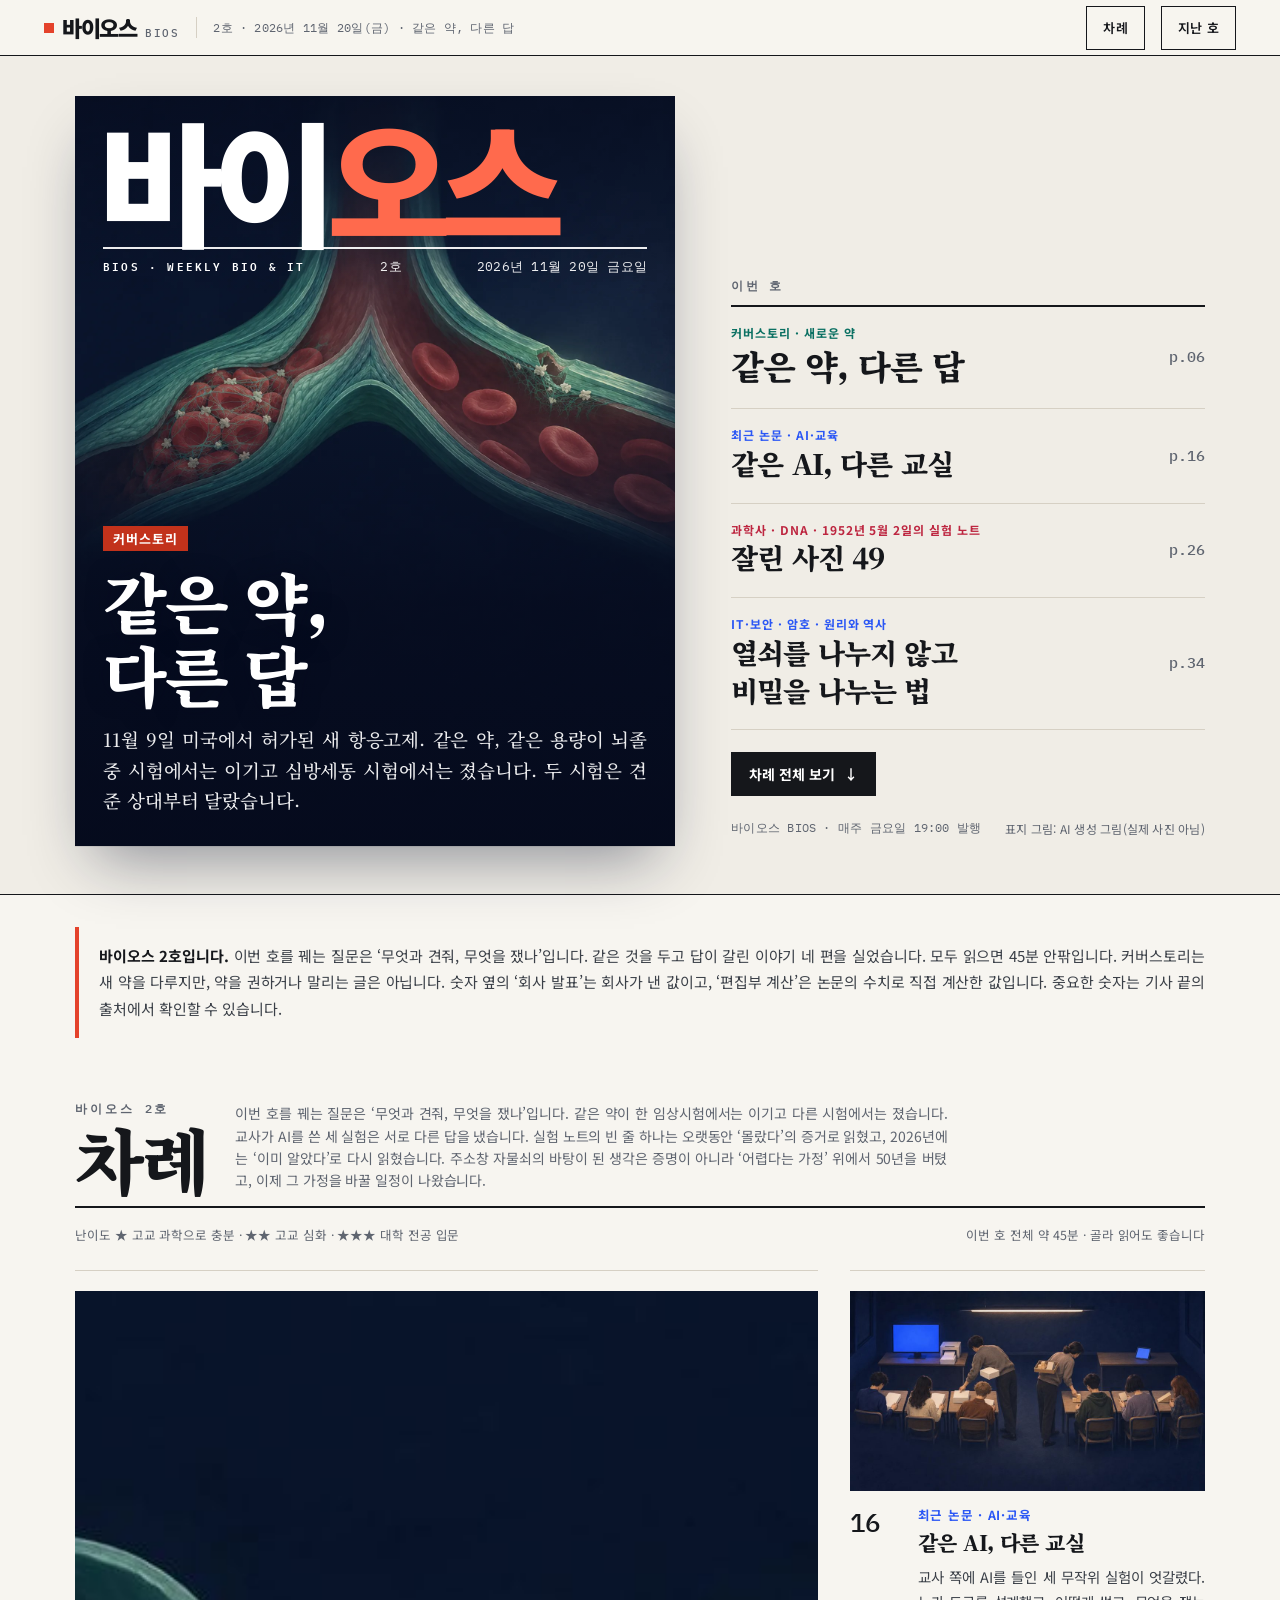
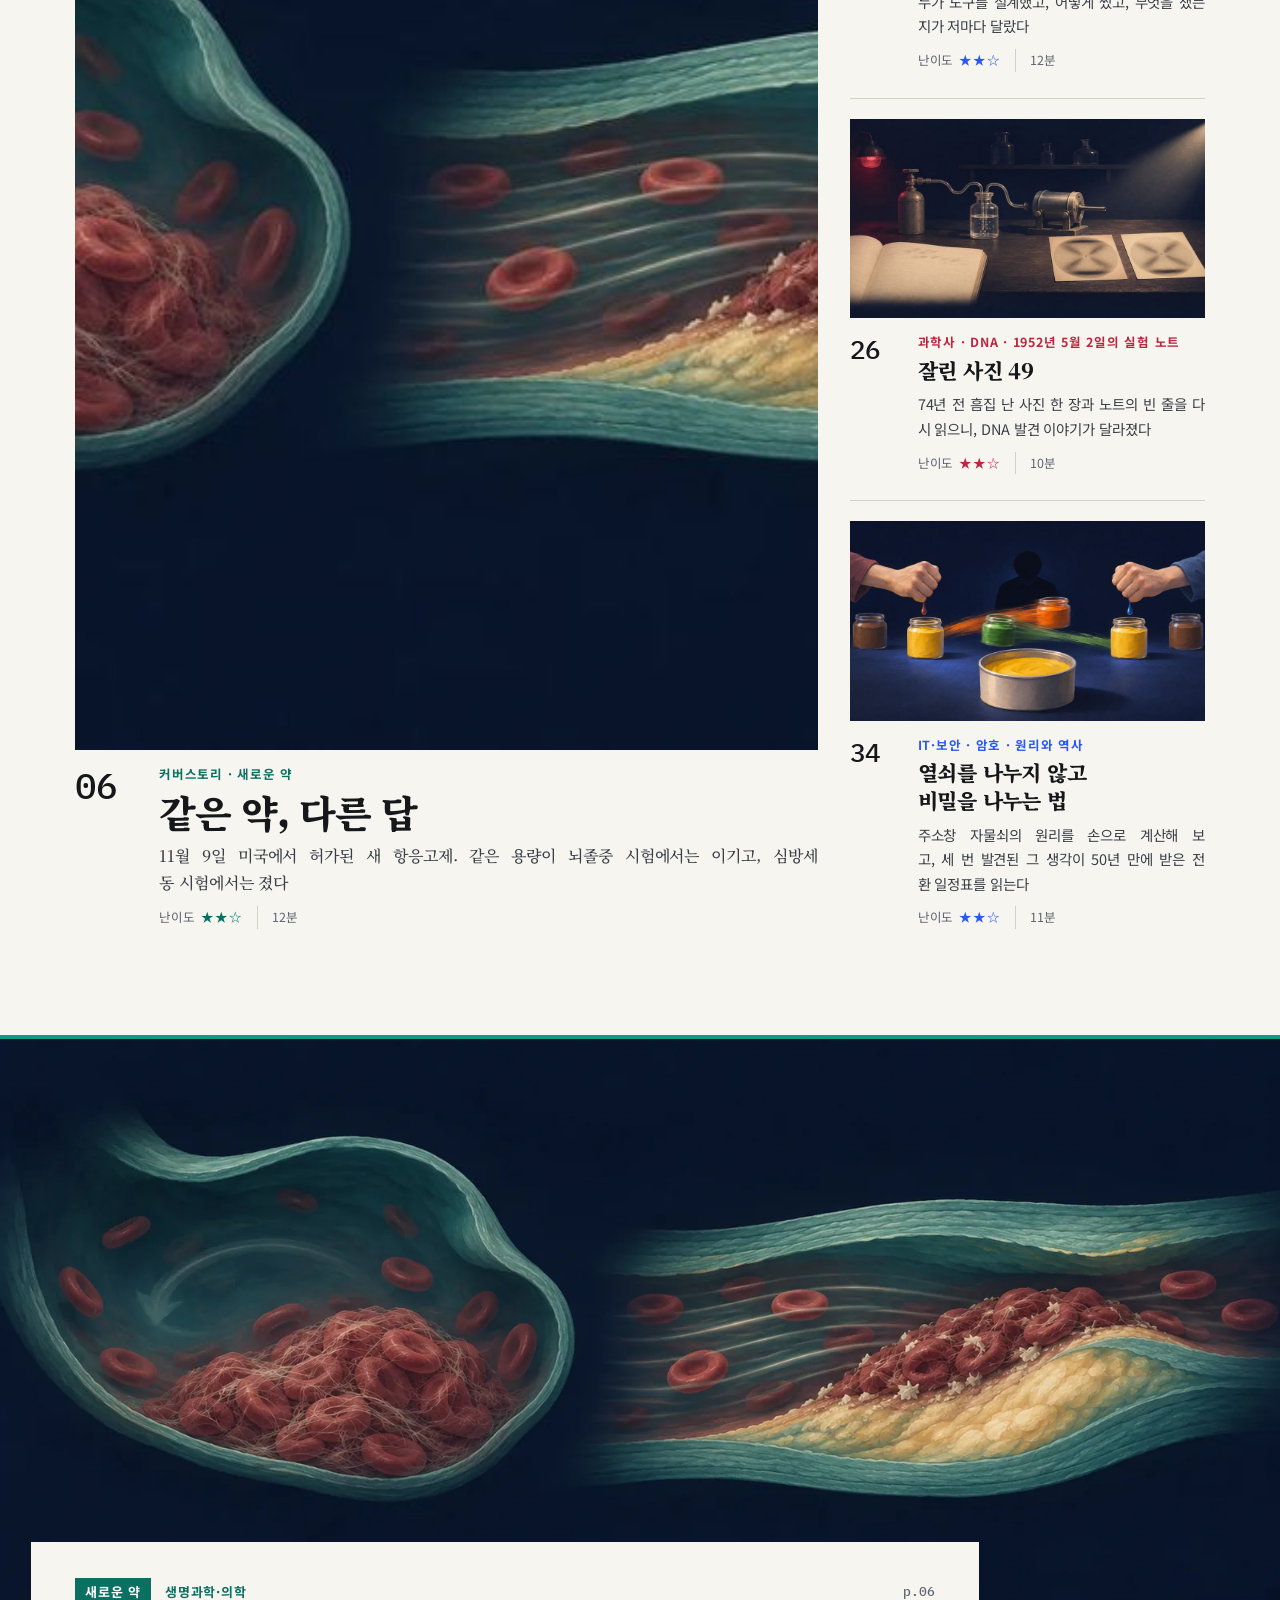
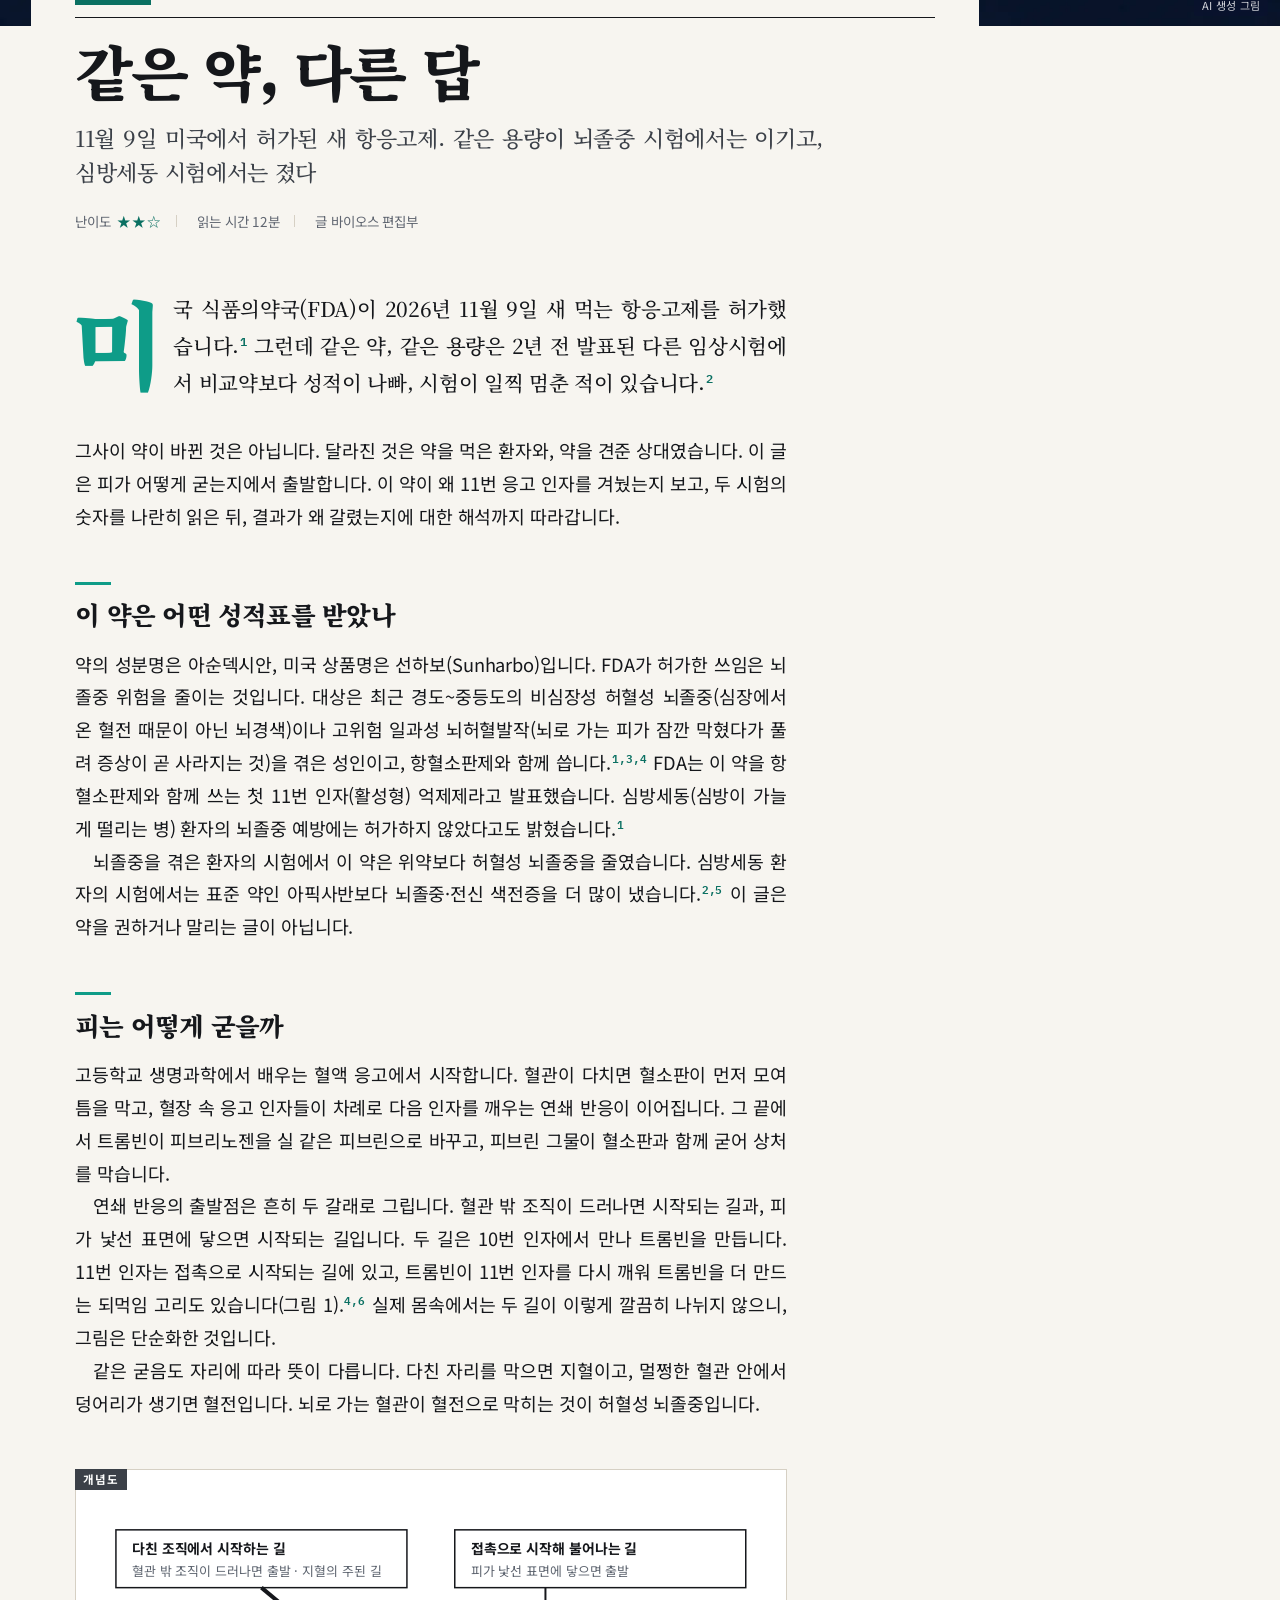
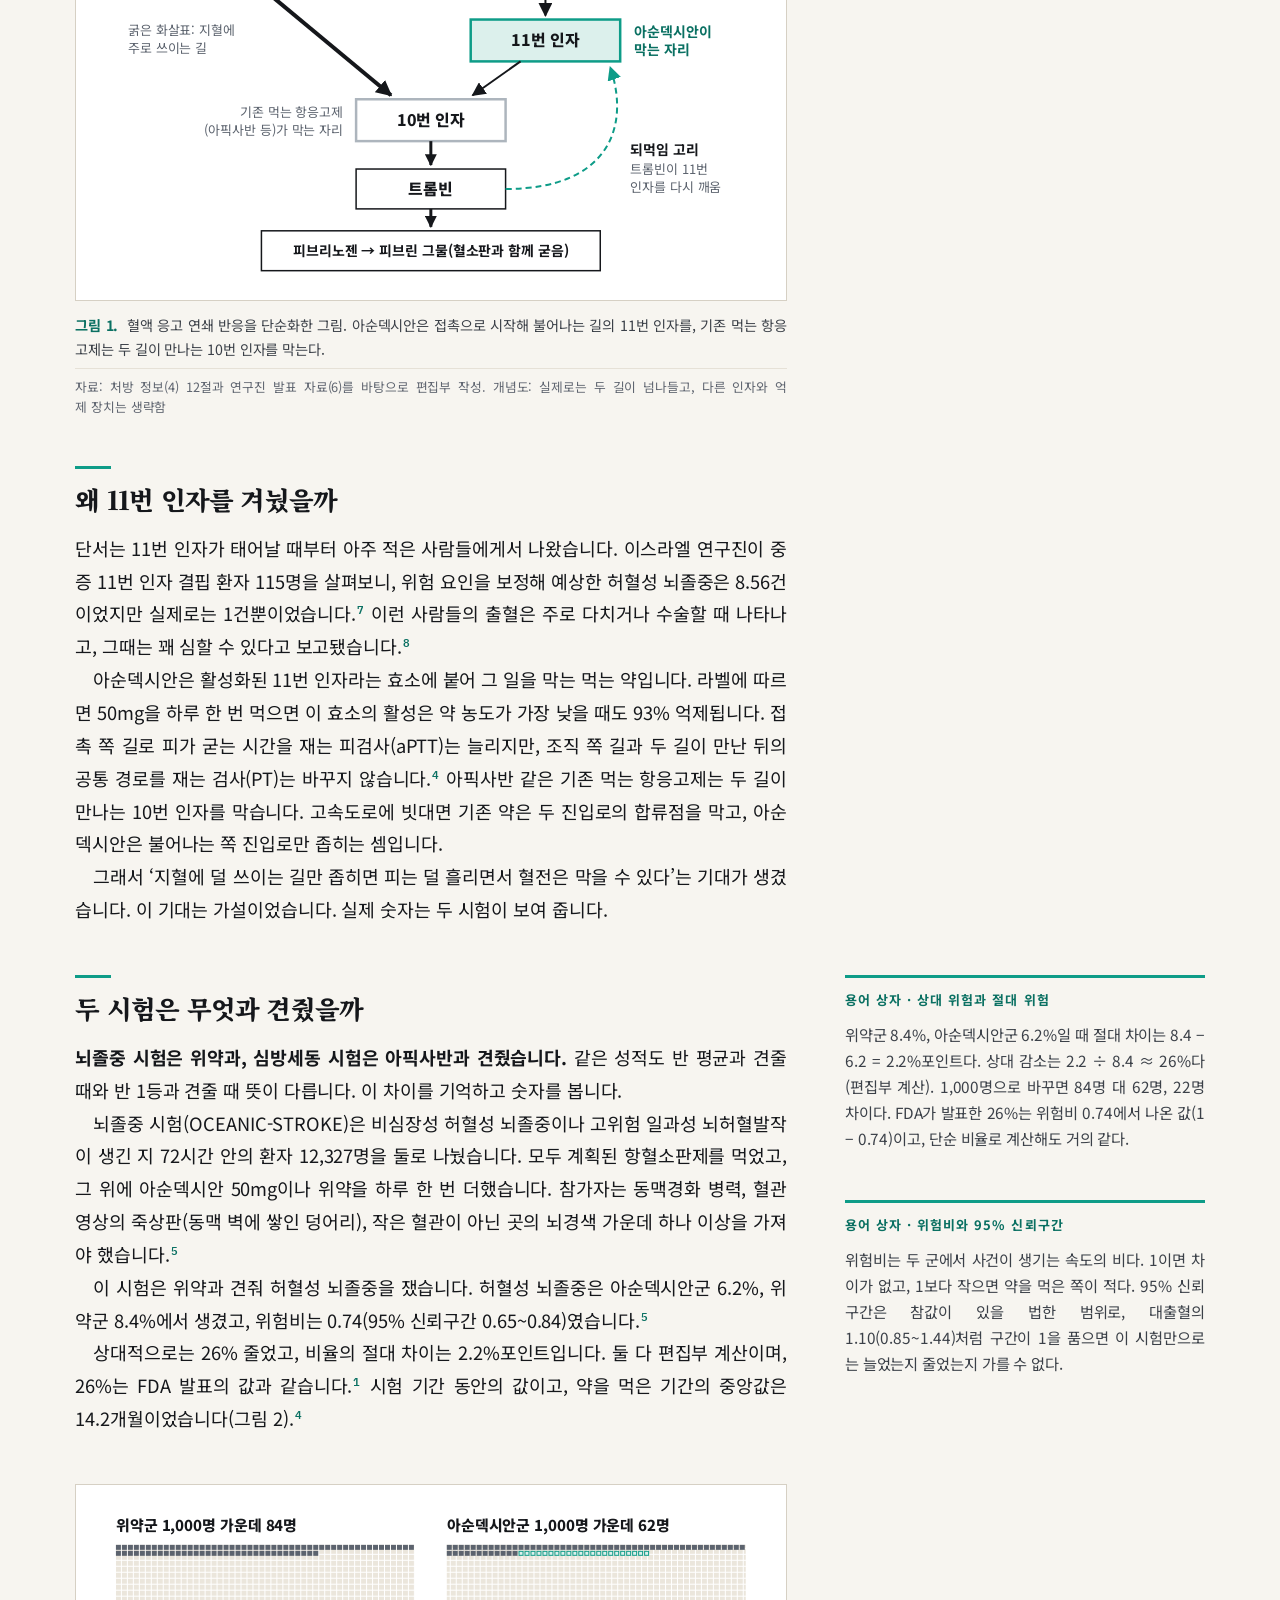
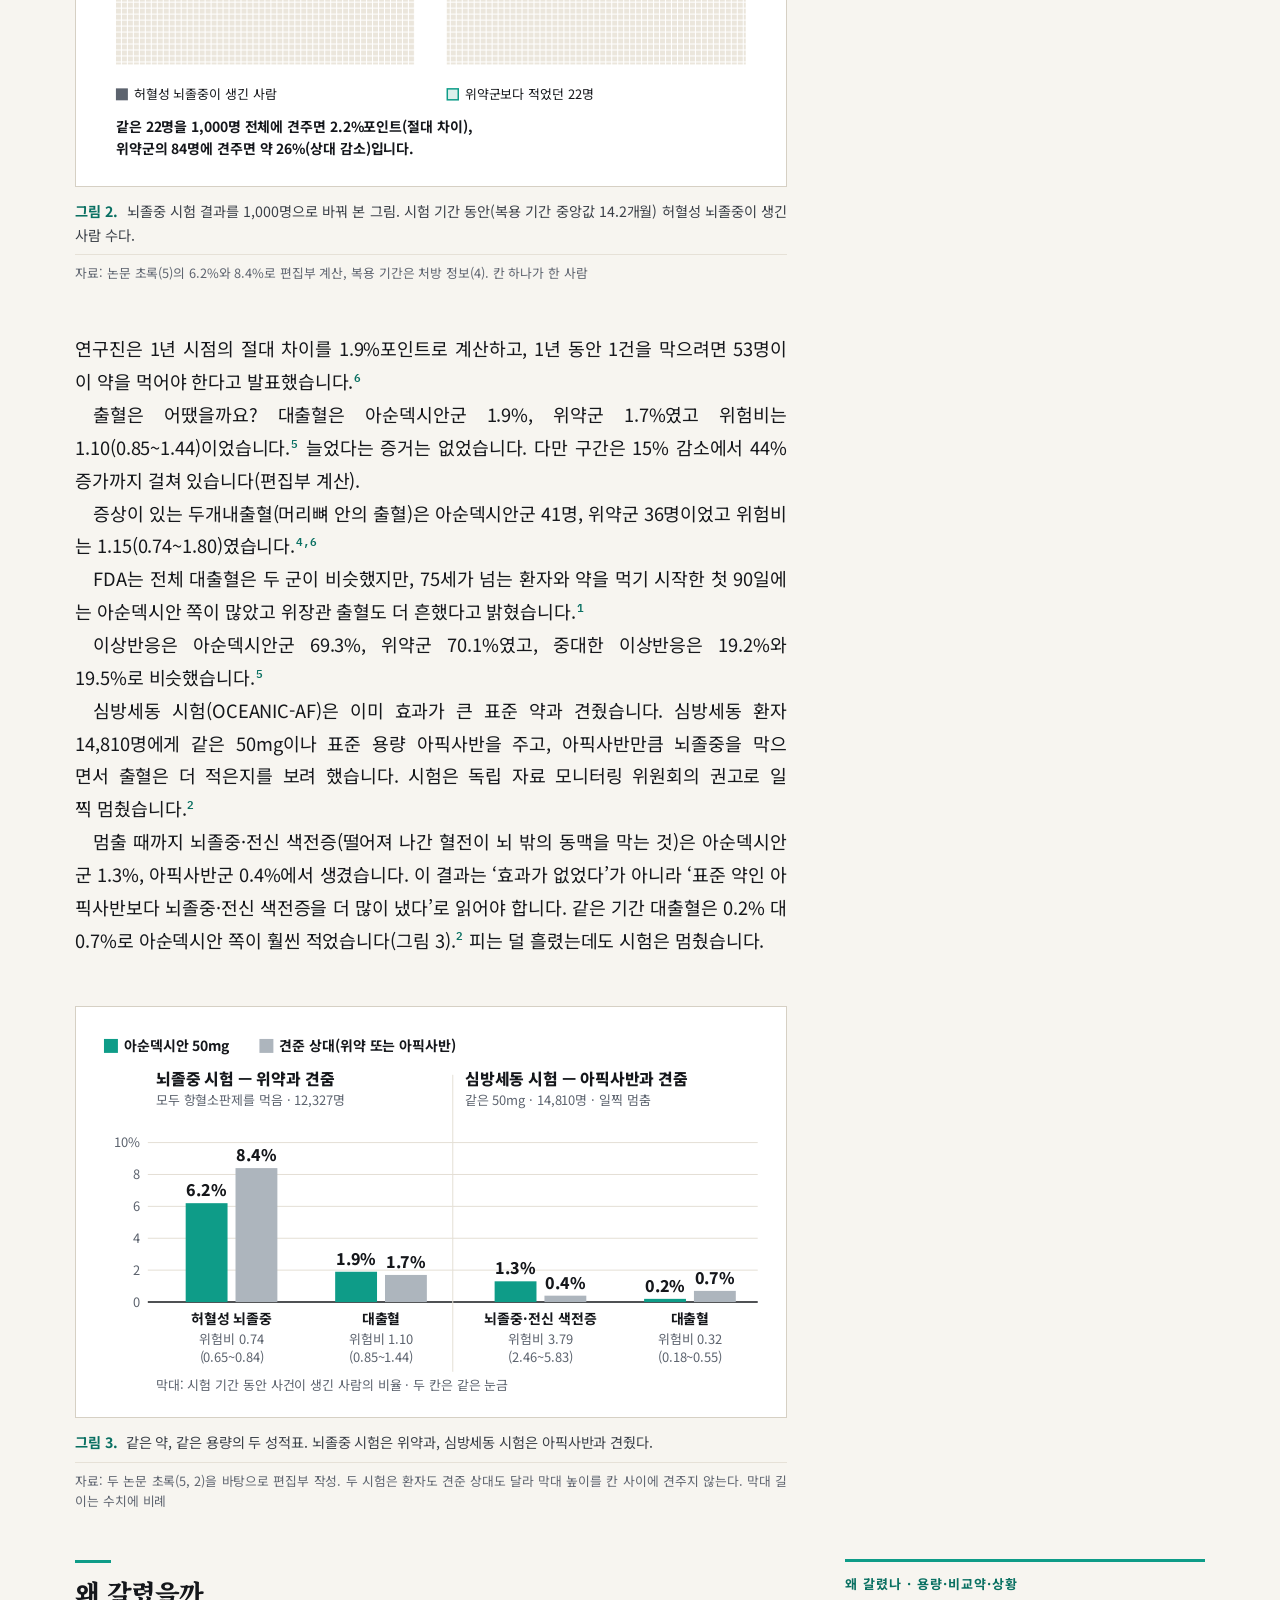
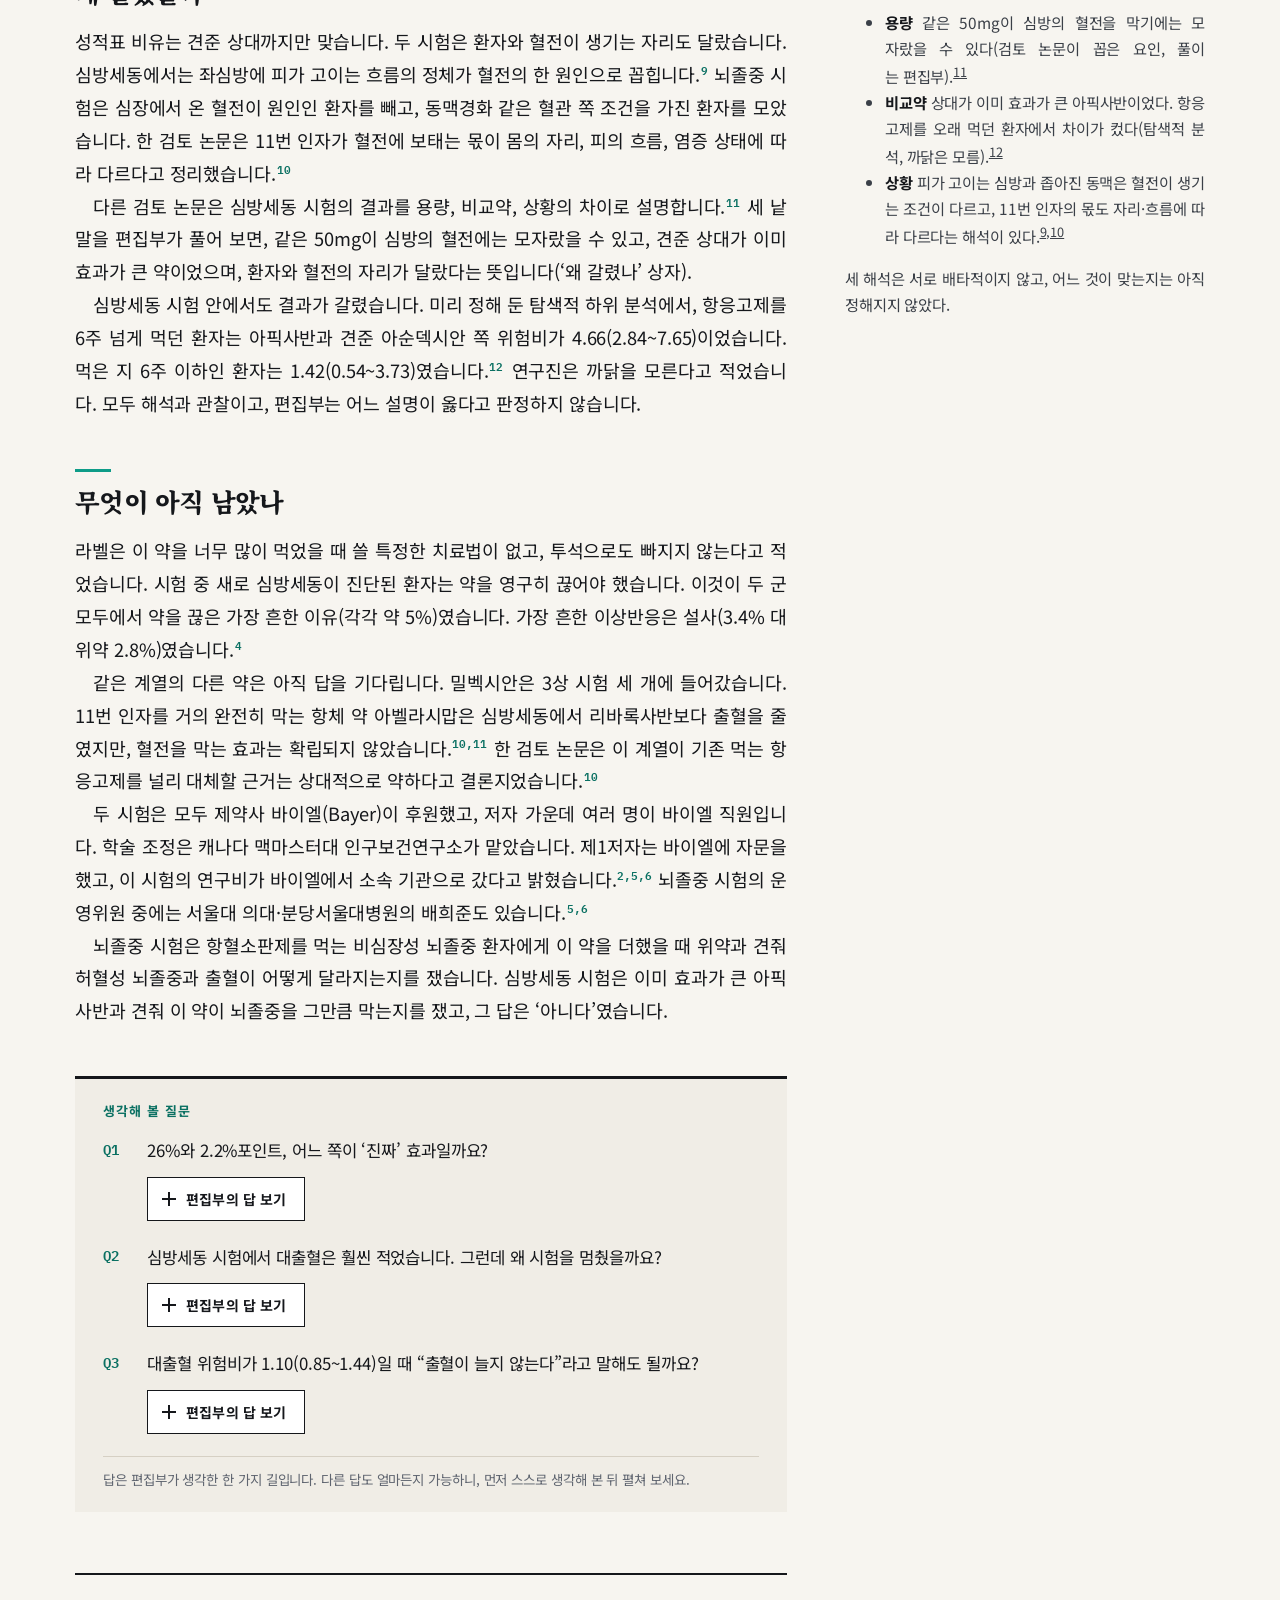
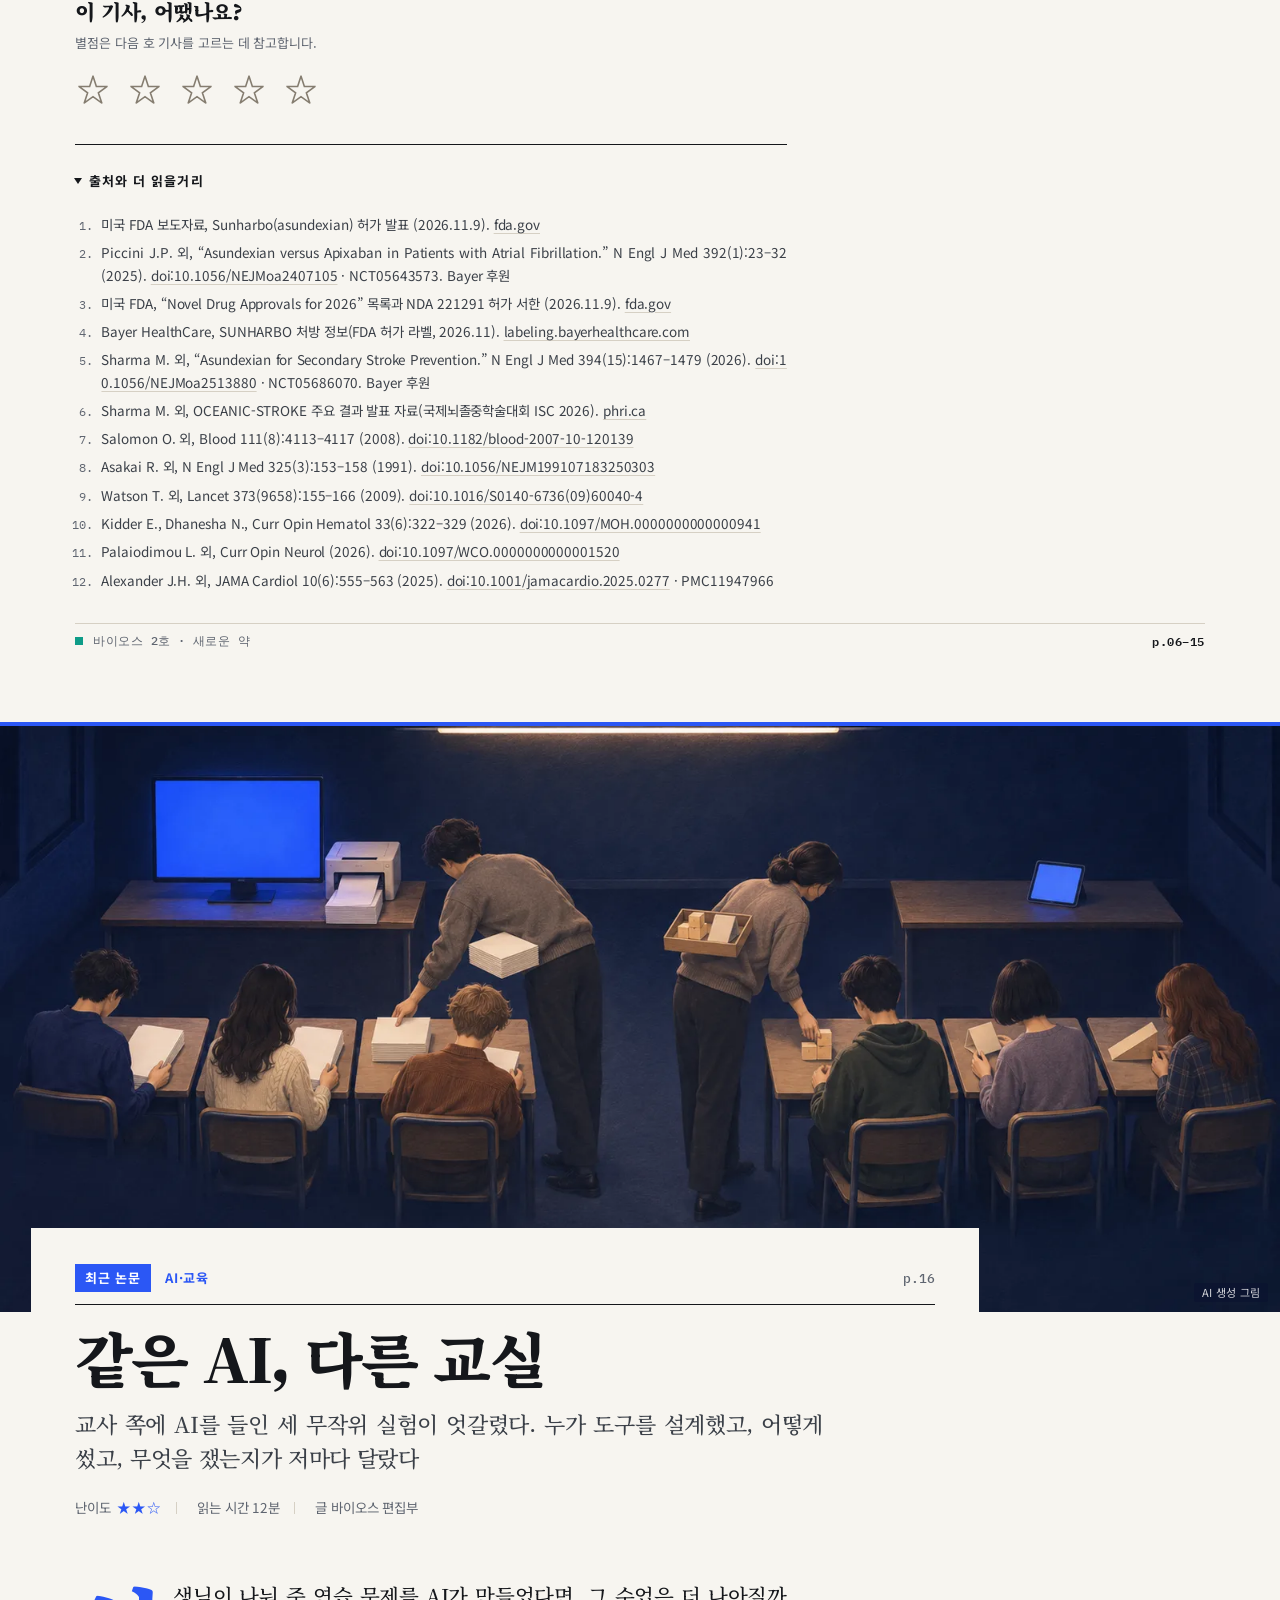
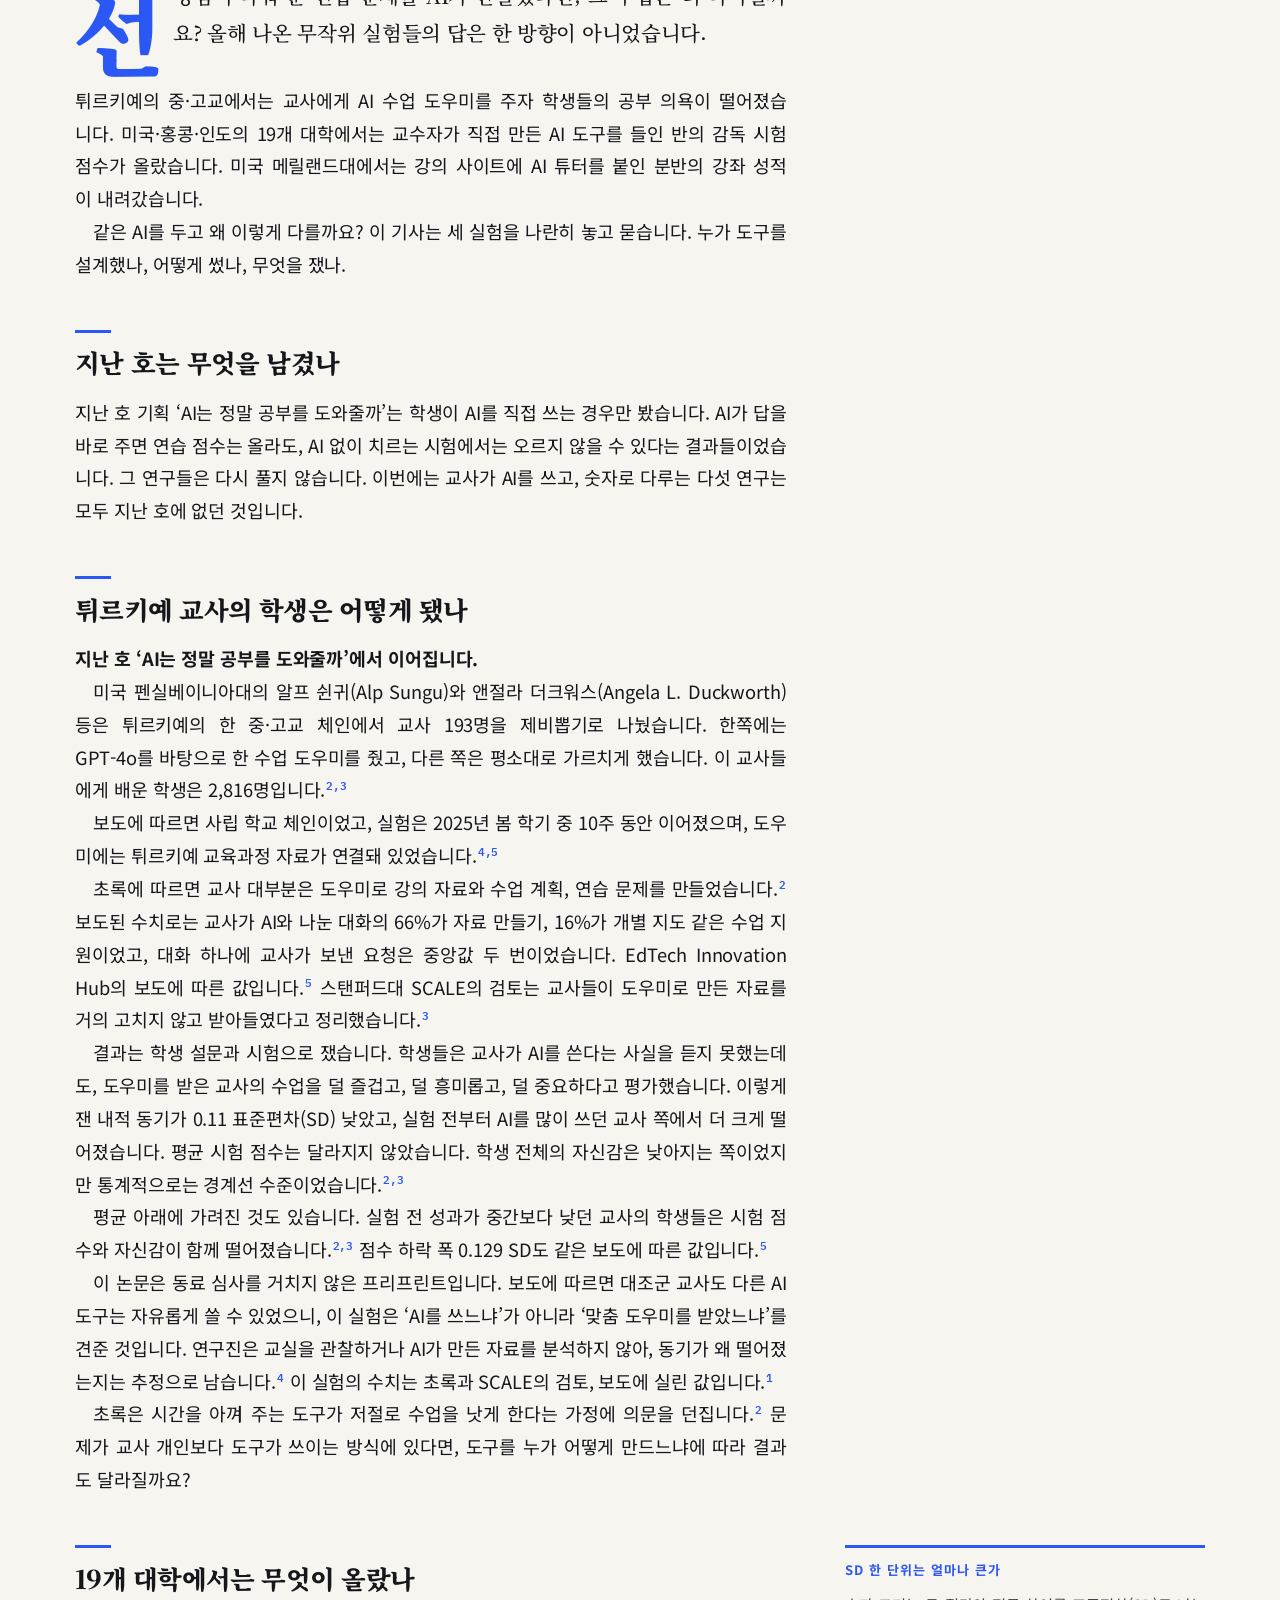
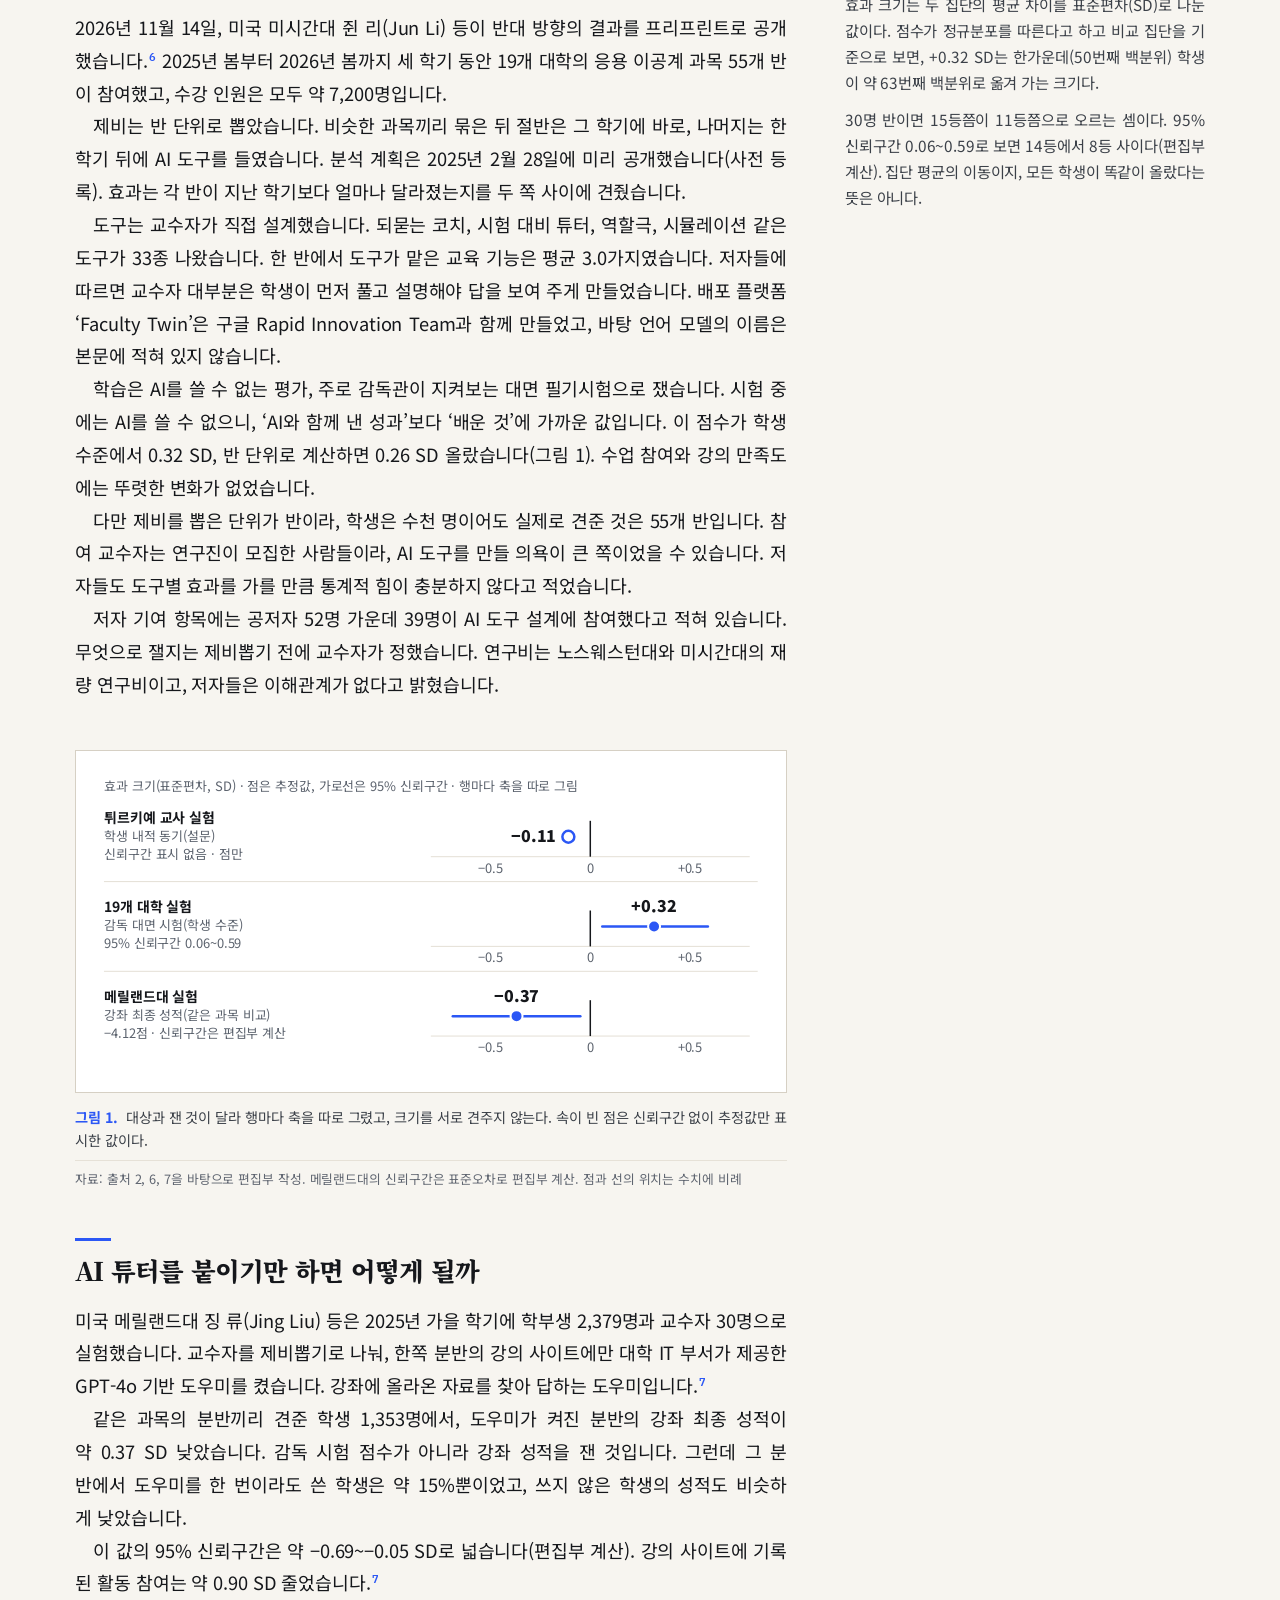
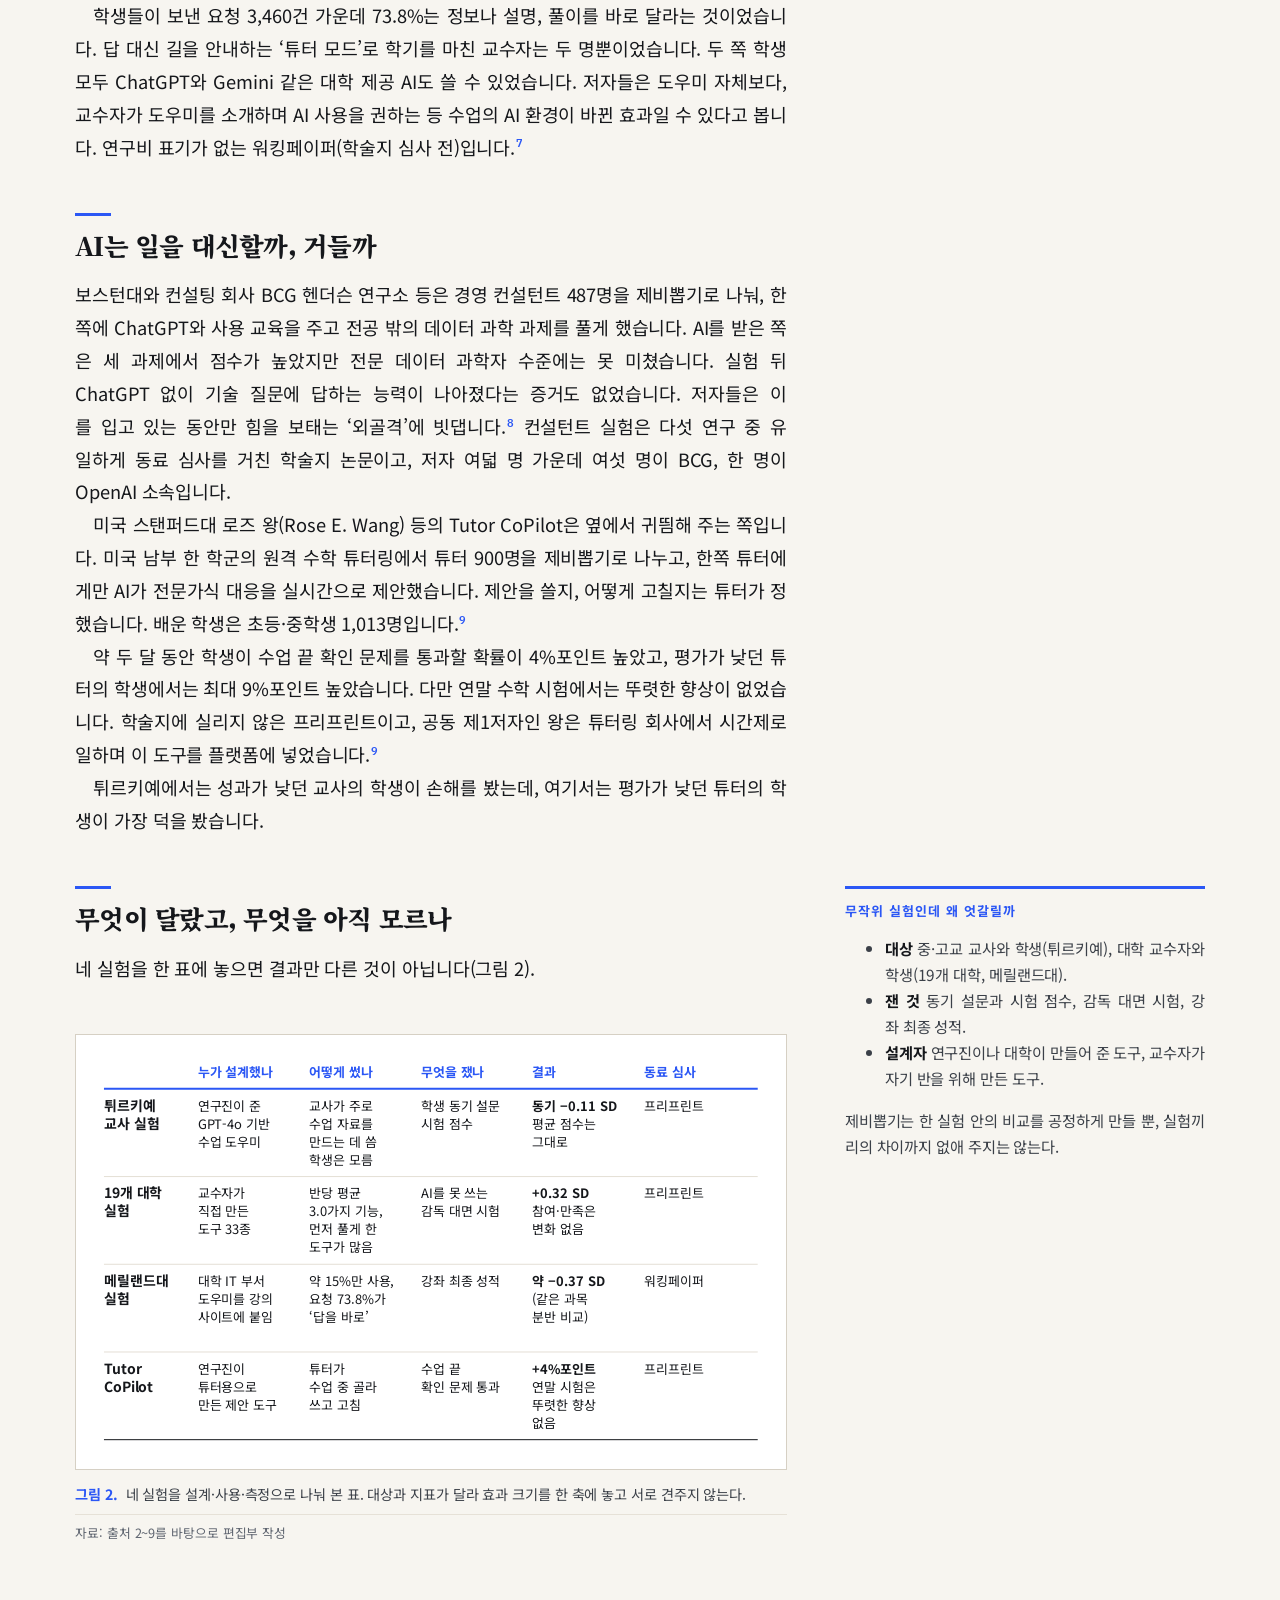
<file: index.html>
<!DOCTYPE html>
<html lang="ko">
<head>
<meta charset="utf-8">
<meta name="viewport" content="width=device-width, initial-scale=1, viewport-fit=cover">
<title>바이오스</title>
<meta name="description" content="매주 금요일 저녁 7시에 발행하는 생명과학·IT 주간 매거진 바이오스">
<meta name="theme-color" content="#f7f5f0">
<meta property="og:type" content="website">
<meta property="og:site_name" content="바이오스">
<meta property="og:title" content="바이오스 — 생명과학·IT 주간 매거진">
<meta property="og:description" content="매주 금요일 저녁 7시에 발행하는 생명과학·IT 주간 매거진 바이오스">
<!-- 정식호부터: 표지 그림의 절대 주소를 넣는다. 예) <meta property="og:image" content="https://…/img/2026-11-20/cover-og.jpg"> (1200×630) -->
<meta property="og:image" content="https://hangseokemail-spec.github.io/bios/img/2026-11-20/cover-og.jpg">
<meta name="twitter:card" content="summary_large_image">
<link rel="preconnect" href="https://fonts.googleapis.com">
<link rel="preconnect" href="https://fonts.gstatic.com" crossorigin>
<link href="https://fonts.googleapis.com/css2?family=IBM+Plex+Mono:wght@400;500;600&family=Noto+Sans+KR:wght@400;500;700;900&family=Noto+Serif+KR:wght@500;700;900&display=swap" rel="stylesheet">
<link rel="stylesheet" href="assets/app.css">
</head>
<body>
<header class="bar">
  <a class="logo" href="#" data-goto="top">바이오스<small>BIOS</small></a>
  <span class="issue" id="bar-issue">불러오는 중</span>
  <button type="button" id="btn-toc">차례</button>
  <button type="button" id="btn-cal">지난 호</button>
</header>
<div id="top"></div>
<main id="issue"><div class="loading">바이오스를 펼치는 중…</div></main>

<div class="cal-wrap" id="cal" role="dialog" aria-modal="true" aria-labelledby="cal-title">
  <div class="cal">
    <div class="cal-head">
      <button type="button" id="cal-prev" aria-label="이전 달">‹</button>
      <strong id="cal-title">달력</strong>
      <button type="button" id="cal-next" aria-label="다음 달">›</button>
    </div>
    <div class="cal-grid" id="cal-grid"></div>
    <div class="cal-legend"><span><i></i>발행된 호 (누르면 열림)</span><span><i class="p"></i>발행 예정 (금요일 19:00)</span></div>
    <ul class="cal-list" id="cal-list"></ul>
    <button type="button" class="cal-close" id="cal-close">닫기</button>
  </div>
</div>
<script src="assets/app.js"></script>
<!-- 석스 가판대로 돌아가는 단추: 가판대 저장소의 home.js (지우지 마세요) -->
<script src="https://hangseokemail-spec.github.io/home.js" defer></script>
</body>
</html>
</file>
<file: assets/app.css>
/* 바이오스 — 생명과학·IT 주간 웹 매거진 · 디자인 시스템 2판 (2026-11-17, 그래픽·디자인부)
   개념: 종이(paper) 위의 편집 디자인. 세리프 제목 + 산세리프 본문 + 고정폭 숫자.
   기사 첫머리는 '화면 끝까지 닿는 그림 + 그 아래 제목판'. 글자를 그림 위에 얹지 않으므로
   SVG든 GPT 이미지(<img>)든 같은 틀에 들어간다. 규격 설명은 design/DESIGN_GUIDE.md. */

:root {
  /* 종이와 잉크 */
  --paper: #f7f5f0;
  --paper2: #f0ede6;
  --card: #ffffff;
  --ink: #15171b;
  --ink2: #3b4048;
  --mute: #5f6570;           /* 종이 대비 5.4 */
  --rule: #d6d0c4;
  --rule2: #e6e1d7;
  --night: #0b1430;
  --brand: #e4422b;           /* 표지·제호 붉은색(면·굵은 선) */
  --brand-ink: #c2321b;       /* 글자용, 종이 대비 5.1 */
  --brand-hi: #ff6a4d;        /* 어두운 바탕 위 제호 */
  /* 섹션 색: 그래픽용(면·굵은 선·큰 글자) */
  --bio: #0e9c88;
  --ai: #2b57f5;
  --env: #e9820c;
  --hist: #bd2640;
  --lab: #7444d9;
  --ind: #b88d00;
  --show: #ff2e6c;
  --brief: #15171b;
  /* 섹션 색: 글자용(14px 이하 글자, 딱지 바탕). 흰·종이·paper2 바탕 모두 대비 4.75 이상 */
  --bio-ink: #0a7062;
  --ai-ink: #2b57f5;
  --env-ink: #a84b06;
  --hist-ink: #bd2640;
  --lab-ink: #7444d9;
  --ind-ink: #7d6000;
  --show-ink: #c40f52;
  /* 글꼴 */
  --serif: "Noto Serif KR", "Nanum Myeongjo", "AppleMyungjo", serif;
  --sans: "Noto Sans KR", "Apple SD Gothic Neo", "Malgun Gothic", system-ui, sans-serif;
  --mono: "IBM Plex Mono", ui-monospace, "SFMono-Regular", Menlo, monospace;
  --display: var(--serif);     /* 옛 원고 호환 */
  /* 격자 (3판: 화면 구간별로 아래 @media가 값을 바꾼다. 규칙은 DESIGN_GUIDE.md 10절)
     --fs 본문 글자, --lh 본문 행간, --L 한 줄 높이(기준선 간격, 모든 세로 간격은 L/2 단위),
     --measure 본문 한 줄 길이(em = 한글 전각 글자 수), --col-main 본문 단 = fs × measure */
  --fs: 17px;
  --lh: 1.78;
  --L: calc(var(--fs) * var(--lh));
  --measure: 39;
  --col-main: calc(var(--fs) * var(--measure));
  --col-side: 340px;
  --col-gap: 56px;
  --gutter: 20px;
  --wrap: calc(var(--col-main) + var(--col-gap) + var(--col-side) + 2 * var(--gutter));
  --card-pad: 18px 20px;
  color-scheme: light;
}
/* 휴대폰(767px 이하): 한 단, 글자 17px(좁은 폰 16.5px) */
@media (max-width: 767px) {
  :root { --col-main: 100%; --wrap: 100%; }
}
@media (max-width: 374px) { :root { --fs: 16.5px; --gutter: 16px; } }
/* 태블릿 세로(768~1023px): 한 단 본문을 가운데에, 옆 상자는 본문 사이로 */
@media (min-width: 768px) and (max-width: 1023px) {
  :root { --fs: 18px; --lh: 1.8; --gutter: 32px; --col-gap: 0px; --col-side: 0px; --card-pad: 20px 24px; }
}
/* 태블릿 가로(1024~1439px, 1순위): 두 단. 1024px 17.5px → 1366px 18.5px */
@media (min-width: 1024px) {
  :root {
    --fs: clamp(17.5px, calc(17.5px + (100vw - 1024px) * 0.002924), 18.5px);
    --lh: 1.8;
    --gutter: clamp(32px, calc(32px + (100vw - 1024px) * 0.0468), 48px);
    --col-gap: clamp(40px, calc(40px + (100vw - 1024px) * 0.0702), 64px);
    --col-side: 360px;
    --card-pad: 20px 24px;
  }
}
/* PC(1440px 이상): 1440px 19px → 1920px 20px로 글자·여백·곁 단을 함께 키운다 */
@media (min-width: 1440px) {
  :root {
    --fs: clamp(19px, calc(19px + (100vw - 1440px) * 0.002083), 20px);
    --gutter: clamp(56px, calc(56px + (100vw - 1440px) * 0.0333), 72px);
    --col-gap: clamp(72px, calc(72px + (100vw - 1440px) * 0.0667), 104px);
    --col-side: clamp(380px, calc(380px + (100vw - 1440px) * 0.1667), 460px);
    --card-pad: 22px 28px;
  }
}

/* ── 바탕 ─────────────────────────────── */
*, *::before, *::after { box-sizing: border-box; }
html { -webkit-text-size-adjust: 100%; scroll-behavior: smooth; scroll-padding-top: 64px; }
@media (prefers-reduced-motion: reduce) { html { scroll-behavior: auto; } * { animation: none !important; transition: none !important; } }
body {
  margin: 0; background: var(--paper); color: var(--ink);
  font-family: var(--sans); font-size: var(--fs); line-height: var(--lh); letter-spacing: -0.005em;
  word-break: keep-all; overflow-wrap: anywhere;
  -webkit-font-smoothing: antialiased; text-rendering: optimizeLegibility;
}
img, svg { max-width: 100%; height: auto; display: block; }
a { color: inherit; }
::selection { background: #ffe08a; color: var(--ink); }
a:focus-visible, button:focus-visible, summary:focus-visible { outline: 3px solid var(--brand); outline-offset: 2px; }
h1, h2, h3, h4, h5 { text-wrap: balance; }
p { text-wrap: pretty; }

/* 줄글은 어디든 양끝 정렬 + 한글 글자 사이 줄바꿈(13판, 선생님 지시 2026-11-21 "문단 모양 양쪽 정렬 형태로 맞춰줘..어디든",
   "잡지책처럼 정렬 잘 신경써줘"). 본문·리드·답·곁상자·캡션·찬반·생각해 볼 질문·안내 상자·차례 설명·표지 문구·부제·판권·출처까지.
   양끝 정렬에서 빼는 것은 제목(h1~h5)과 표 칸, 한 줄짜리 꼬리표뿐이다.
   keep-all + 양끝 정렬은 휴대폰에서 띄어쓰기가 최대 46px(보통의 10배)까지 벌어져 쓰지 않는다(tools/breakcheck.py).
   숫자+단위(2019년, 3.3mm), 영문+조사(ERV가)는 app.js가 <span class="nb">로 묶어 쪼개지지 않게 한다. */
.main > p, .main > ul > li, .main > ol > li, .ans-body p, .ans-body li, .brief p,
.notice, .notice p, .toc-head p, .toc-list p, .cover-main p, .hero .dek, .edit-note span,
.box p, .box li, .box dd, .fig figcaption, .debate p, .debate li, .debate-mid, .think li, .think-note,
.pull, .num-box p, .colophon p, .sources li, .sources p, .show-head p, .prod p, .vid p {
  text-align: justify; text-justify: inter-character; word-break: normal; line-break: strict; overflow-wrap: break-word;
  text-wrap: pretty; hanging-punctuation: none; /* pretty: 끝줄이 짧게 남지 않게 줄을 다시 나눈다(태블릿 실측 띄어쓰기 최대 0.55em, 끝줄 3글자 이하 0) */
}
/* text-justify: inter-character — 남는 폭을 띄어쓰기에만 몰지 않고 글자 사이에도 나눈다(휴대폰 띄어쓰기 최대 17.5px → 7.1px).
   지원하지 않는 브라우저(사파리)는 띄어쓰기로만 맞춘다. */
.nb { white-space: nowrap; }

/* 섹션 색 배정: --c 그래픽용, --t 글자용 */
.story { --c: var(--ink); --t: var(--ink); }
.story[data-sec="bio"]   { --c: var(--bio);  --t: var(--bio-ink); }
.story[data-sec="ai"]    { --c: var(--ai);   --t: var(--ai-ink); }
.story[data-sec="env"]   { --c: var(--env);  --t: var(--env-ink); }
.story[data-sec="hist"]  { --c: var(--hist); --t: var(--hist-ink); }
.story[data-sec="lab"]   { --c: var(--lab);  --t: var(--lab-ink); }
.story[data-sec="ind"]   { --c: var(--ind);  --t: var(--ind-ink); }
.story[data-sec="brief"] { --c: var(--brief); --t: var(--brief); }
.story[data-sec="video"] { --c: var(--show); --t: var(--show-ink); }
/* 원고가 style="--c:var(--ind)"처럼 그래픽용 색을 직접 줄 때도 글자는 진한 판으로 */
@supports (color: color-mix(in srgb, red 50%, black)) {
  .hero[style*="--c"], .toc-list li[style*="--c"]:not([style*="--t"]) { --t: color-mix(in srgb, var(--c) 66%, #000); }
  .brief[style*="--bc"] { --bt: color-mix(in srgb, var(--bc) 70%, #000); }
}

/* ── 상단 막대 ───────────────────────────── */
.bar {
  position: sticky; top: 0; z-index: 40; background: rgba(247,245,240,.94); color: var(--ink);
  -webkit-backdrop-filter: saturate(1.4) blur(10px); backdrop-filter: saturate(1.4) blur(10px);
  display: flex; align-items: center; gap: 16px; padding: 0 var(--gutter); height: 56px;
  border-bottom: 1px solid var(--ink);
}
.bar .logo { font-family: var(--sans); font-weight: 900; font-size: 22px; letter-spacing: -0.06em; line-height: 1; text-decoration: none; display: inline-flex; align-items: baseline; gap: 8px; }
.bar .logo small { font-family: var(--mono); font-weight: 500; font-size: 10.5px; letter-spacing: .18em; color: var(--mute); }
.bar .logo::before { content: ""; width: 10px; height: 10px; background: var(--brand); align-self: center; }
.bar .issue { font-family: var(--mono); font-size: 12px; letter-spacing: .02em; color: var(--mute); flex: 1; white-space: nowrap; overflow: hidden; text-overflow: ellipsis; padding-left: 16px; border-left: 1px solid var(--rule); }
.bar button {
  font: 600 13px/1 var(--sans); color: var(--ink); background: transparent; letter-spacing: .02em;
  border: 1px solid var(--ink); border-radius: 0; padding: 0 16px; height: 44px; min-width: 44px; cursor: pointer;
}
@media (hover: hover) { .bar button:hover { background: var(--ink); color: #fff; } }
.bar button:active { background: var(--ink); color: #fff; }

/* ── 달력(지난 호) ─────────────────────────── */
.cal-wrap { position: fixed; inset: 0; z-index: 60; background: rgba(11,20,48,.55); display: none; align-items: flex-start; justify-content: center; padding: 76px 16px 16px; }
.cal-wrap.open { display: flex; }
.cal { width: min(400px, 100%); background: var(--paper); border-top: 4px solid var(--ink); box-shadow: 0 24px 60px rgba(0,0,0,.35); padding: 20px 20px 16px; color: var(--ink); }
.cal-head { display: flex; align-items: center; justify-content: space-between; gap: 8px; margin-bottom: 12px; }
.cal-head strong { font-family: var(--serif); font-weight: 900; font-size: 22px; letter-spacing: -.02em; }
.cal-head button { font: inherit; border: 1px solid var(--ink); background: transparent; width: 44px; height: 44px; cursor: pointer; font-size: 20px; }
.cal-grid { display: grid; grid-template-columns: repeat(7, 1fr); gap: 4px; text-align: center; font-family: var(--mono); font-variant-numeric: tabular-nums; }
.cal-grid .dow { font-family: var(--sans); font-size: 12px; color: var(--mute); padding-bottom: 4px; }
.cal-grid .d { position: relative; aspect-ratio: 1; display: grid; place-items: center; font-size: 14px; color: var(--mute); border: 0; background: transparent; font-family: inherit; }
.cal-grid .d.fri { color: var(--ink); font-weight: 600; }
.cal-grid .d.plan::after { content: ""; position: absolute; bottom: 6px; width: 5px; height: 5px; background: var(--rule); }
.cal-grid .d.has { background: var(--ink); color: #fff; font-weight: 600; cursor: pointer; }
.cal-grid .d.has.cur { background: var(--brand-ink); }
.cal-grid .d.has:hover { outline: 2px solid var(--brand); }
.cal-legend { display: flex; flex-wrap: wrap; gap: 6px 14px; font-size: 12.5px; color: var(--mute); margin-top: 12px; }
.cal-legend i { display: inline-block; width: 10px; height: 10px; background: var(--ink); vertical-align: -1px; margin-right: 4px; }
.cal-legend i.p { background: var(--rule); }
.cal-list { margin: 12px 0 0; padding: 10px 0 0; border-top: 1px solid var(--rule); list-style: none; font-size: 14px; }
.cal-list li { padding: 6px 0; }
.cal-list a { text-decoration: none; }
.cal-list a b { color: var(--brand-ink); }
.cal-close { margin-top: 12px; width: 100%; font: 700 14px var(--sans); min-height: 44px; border: 1px solid var(--ink); background: var(--ink); color: #fff; cursor: pointer; }

/* ── 표지 ─────────────────────────────── */
/* 공통: 표지 그림 틀. <img>(GPT 표지)가 있으면 SVG 위를 덮고, 없으면 SVG가 보인다 */
.cover { position: relative; isolation: isolate; }
.cover-art { position: absolute; inset: 0; z-index: -1; overflow: hidden; background: var(--night); }
.cover-art > img { position: absolute; inset: 0; width: 100%; height: 100%; object-fit: cover; object-position: var(--focus, 60% 40%); z-index: 1; }
/* SVG 표지(가로 1200×860, 머리는 오른쪽)는 비율을 지킨 채 오른쪽에 붙여 머리가 잘리지 않게 */
.cover-art > svg { position: absolute; top: 0; right: 0; height: 100%; width: auto; max-width: none; aspect-ratio: 1200 / 860; }
.cover-art::after { content: ""; position: absolute; inset: 0; z-index: 2; pointer-events: none;
  background: linear-gradient(180deg, rgba(5,10,28,.6) 0%, rgba(5,10,28,0) 27%, rgba(5,10,28,0) 40%, rgba(5,10,28,.74) 68%, rgba(5,10,28,.93) 100%); }
.cover-main h2 { text-shadow: 0 2px 22px rgba(5,10,28,.5); }

.masthead h1 { font-family: var(--sans); font-weight: 900; font-size: clamp(60px, 9vw, 112px); line-height: .84; margin: 0; letter-spacing: -.075em; color: #fff; white-space: nowrap; }
.masthead h1 span { color: var(--brand-hi); }
.masthead .mh-side { font-family: var(--mono); font-size: 12px; line-height: 1.55; letter-spacing: .02em; color: rgba(255,255,255,.92); }
.masthead .mh-side b { font-weight: 600; font-size: 11px; letter-spacing: .2em; color: #fff; }
/* 새 표지 판: 제호를 판 폭에 맞춰(컨테이너 단위) 키우고, 아래 줄에 호 정보 */
.cover-sheet { container-type: inline-size; }
.cover-sheet .masthead h1 { font-size: 22.5cqi; margin-left: -.03em; }
.cover-sheet .masthead .mh-side { display: flex; flex-wrap: wrap; justify-content: space-between; align-items: baseline; gap: 2px 14px; margin-top: 12px; padding-top: 8px; border-top: 2px solid rgba(255,255,255,.92); font-size: clamp(10.5px, 2.4cqi, 12.5px); }
.cover-main .kick { display: inline-block; font: 700 13px/1 var(--sans); letter-spacing: .08em; background: var(--brand-ink); color: #fff; padding: 6px 10px; margin-bottom: 14px; }
.cover-main h2 { font-family: var(--serif); font-weight: 900; font-size: clamp(38px, 5.4vw, 66px); line-height: 1.1; letter-spacing: -.035em; margin: 0 0 14px; color: #fff; }
.cover-main p { font-family: var(--serif); font-weight: 500; font-size: clamp(16px, 1.5vw, 18.5px); line-height: 1.65; margin: 0; max-width: 30em; color: rgba(255,255,255,.92); }
.cover-lines a { text-decoration: none; display: block; }
.cover-lines b { display: block; font: 700 12px/1.3 var(--sans); letter-spacing: .08em; }
.cover-lines span { font-family: var(--serif); font-weight: 700; line-height: 1.35; text-wrap: balance; }
.cover-meta { display: flex; justify-content: space-between; gap: 6px 16px; flex-wrap: wrap; font-family: var(--mono); font-size: 11.5px; letter-spacing: .02em; }
.ai-tag { font-family: var(--sans); font-size: 12px; }

/* (가) 새 표지: 4:5 표지 판 + 옆 차례 미리보기 — design/blocks/01-cover.html */
.cover--sheet { background: var(--paper2); border-bottom: 1px solid var(--ink); }
.cover--sheet .cover-wrap { max-width: var(--wrap); margin: 0 auto; padding: 40px var(--gutter) 48px; display: grid; grid-template-columns: minmax(0, 600px) minmax(0, 1fr); gap: 56px; align-items: end; }
.cover-sheet { position: relative; isolation: isolate; aspect-ratio: 4 / 5; max-height: calc(100svh - 120px); min-height: 560px; color: #fff; overflow: hidden; box-shadow: 0 1px 0 rgba(0,0,0,.08), 0 30px 60px -20px rgba(11,20,48,.45); }
.cover-sheet { display: flex; flex-direction: column; }
.cover-sheet .cover-inner { position: relative; z-index: 3; flex: 1; display: flex; flex-direction: column; justify-content: space-between; gap: 28px; padding: 26px 28px 30px; }
.cover-side { padding-bottom: 6px; }
.cover-side .cs-label { font: 600 12px/1 var(--mono); letter-spacing: .2em; color: var(--mute); margin: 0 0 14px; }
.cover--sheet .cover-lines { display: block; border-top: 2px solid var(--ink); }
.cover--sheet .cover-lines a { display: grid; grid-template-columns: 1fr auto; gap: 2px 20px; padding: 18px 0 20px; border-bottom: 1px solid var(--rule); }
.cover--sheet .cover-lines a:hover span { text-decoration: underline; text-decoration-thickness: 2px; text-underline-offset: 6px; }
.cover--sheet .cover-lines b { grid-column: 1; color: var(--t, var(--ink)); }
.cover--sheet .cover-lines span { grid-column: 1; font-size: clamp(22px, 2.2vw, 28px); font-weight: 900; letter-spacing: -.03em; color: var(--ink); }
.cover--sheet .cover-lines i { grid-column: 2; grid-row: 1 / span 2; align-self: center; font: 500 15px var(--mono); font-style: normal; color: var(--mute); }
.cover--sheet .cover-lines a.cl-feature span { font-size: clamp(26px, 2.8vw, 34px); }
.cover--sheet .cover-toc-link { display: inline-flex; align-items: center; gap: 10px; margin-top: 22px; min-height: 44px; padding: 0 18px; font: 700 14px var(--sans); text-decoration: none; background: var(--ink); color: #fff; }
.cover--sheet .cover-toc-link:hover { background: var(--brand-ink); }
.cover--sheet .cover-meta { margin-top: 22px; color: var(--mute); }

/* (나) 옛 표지 구조(원고 교체 전)도 무너지지 않게 */
.cover:not(.cover--sheet) { background: var(--night); color: #fff; overflow: hidden; }
.cover:not(.cover--sheet) .cover-inner { max-width: var(--wrap); margin: 0 auto; padding: 32px var(--gutter) 40px; min-height: clamp(620px, 70vw, 820px); display: grid; grid-template-rows: auto 1fr auto; gap: 22px; }
.cover:not(.cover--sheet) .cover-main { align-self: end; max-width: 640px; }
.cover:not(.cover--sheet) .masthead { display: flex; align-items: flex-end; justify-content: space-between; gap: 12px; border-bottom: 2px solid rgba(255,255,255,.9); padding-bottom: 10px; }
.cover:not(.cover--sheet) .masthead .mh-side { text-align: right; }
.cover:not(.cover--sheet) .masthead .mh-side b { display: block; }
.cover:not(.cover--sheet) .cover-lines { display: grid; grid-template-columns: repeat(auto-fit, minmax(220px, 1fr)); gap: 12px 28px; border-top: 1px solid rgba(255,255,255,.5); padding-top: 14px; }
.cover:not(.cover--sheet) .cover-lines span { font-size: 19px; text-shadow: 0 1px 8px rgba(5,10,28,.9); }
.cover:not(.cover--sheet) .cover-meta { margin-top: 10px; color: rgba(255,255,255,.8); text-shadow: 0 1px 8px rgba(5,10,28,.9); }

/* ── 시험호 안내 ─────────────────────────── */
.notice { margin: 32px max(var(--gutter), calc((100% - var(--wrap)) / 2 + var(--gutter))) 0; padding: 16px 0 16px 20px; border-left: 4px solid var(--brand); font-size: 15px; line-height: 1.75; color: var(--ink2); }
.notice b { color: var(--ink); }
.notice p { margin: 0; }

/* ── 차례 ─────────────────────────────── */
.toc { max-width: var(--wrap); margin: 0 auto; padding: 64px var(--gutter) 80px; }
.toc-head { display: grid; grid-template-columns: auto 1fr; align-items: end; gap: 8px 28px; border-bottom: 2px solid var(--ink); padding-bottom: 14px; margin-bottom: 28px; }
.toc-head h2 { font-family: var(--serif); font-weight: 900; font-size: clamp(44px, 5.6vw, 72px); margin: 0; line-height: .95; letter-spacing: -.04em; }
.toc-head h2 small { display: block; font: 600 12px/1 var(--mono); letter-spacing: .24em; color: var(--mute); margin-bottom: 10px; }
.toc-head p { margin: 0; color: var(--mute); font-size: 14px; line-height: 1.6; justify-self: end; max-width: 36em; }
.toc-list { list-style: none; margin: 0; padding: 0; display: grid; grid-template-columns: repeat(3, minmax(0, 1fr)); gap: 0 32px; grid-auto-flow: row dense; }
.toc-list li { border-top: 1px solid var(--rule); }
.toc-list a { display: grid; grid-template-columns: 56px minmax(0, 1fr); grid-template-areas: "thumb thumb" "pg text"; gap: 0 12px; padding: 20px 0 26px; text-decoration: none; height: 100%; align-content: start; }
.toc-list a:hover h3 { text-decoration: underline; text-decoration-thickness: 1.5px; text-underline-offset: 5px; }
.toc-thumb { grid-area: thumb; display: block; position: relative; aspect-ratio: 16 / 9; margin-bottom: 16px; overflow: hidden; background: var(--c, var(--ink)); }
.toc-thumb::before { content: ""; position: absolute; inset: 0; background: repeating-linear-gradient(135deg, rgba(255,255,255,.10) 0 1px, transparent 1px 12px), linear-gradient(160deg, rgba(0,0,0,0), rgba(0,0,0,.35)); }
.toc-thumb img { position: relative; width: 100%; height: 100%; object-fit: cover; transition: transform .4s ease; }
.toc-list a:hover .toc-thumb img { transform: scale(1.03); }
.toc-list .pg { grid-area: pg; font: 500 26px/1 var(--mono); letter-spacing: -.04em; color: var(--ink); font-variant-numeric: tabular-nums; padding-top: 2px; }
.toc-list a > div { grid-area: text; min-width: 0; }
.toc-list .sec { display: block; font: 700 12.5px/1.3 var(--sans); letter-spacing: .06em; color: var(--t, var(--ink)); }
.toc-list h3 { font-family: var(--serif); font-weight: 900; font-size: 21px; line-height: 1.32; letter-spacing: -.025em; margin: 6px 0 8px; }
.toc-list p { margin: 0; font-size: 14.5px; line-height: 1.7; color: var(--ink2); }
.toc-list .m { display: flex; flex-wrap: wrap; gap: 4px 14px; margin-top: 10px; font-size: 12.5px; color: var(--mute); }
.toc-list .m > span { display: inline-flex; align-items: center; gap: 6px; }
.toc-list .m > span + span { padding-left: 14px; border-left: 1px solid var(--rule); }
.toc-list .m .lv, .toc-list .m .rt { font-family: var(--sans); }
.stars { letter-spacing: 1px; color: var(--t, var(--ink)); font-family: var(--sans); }
/* 커버스토리 칸: 2단 × 2줄 */
.toc-list li.toc-feature { grid-column: span 2; grid-row: span 2; }
.toc-list li.toc-feature a { grid-template-columns: 72px minmax(0, 1fr); grid-template-rows: minmax(0, 1fr) auto; }
.toc-list li.toc-feature .toc-thumb { aspect-ratio: auto; min-height: 320px; height: calc(100% - 16px); }
.toc-list li.toc-feature .pg { font-size: 36px; }
.toc-list li.toc-feature h3 { font-size: clamp(28px, 3vw, 38px); line-height: 1.2; letter-spacing: -.035em; }
.toc-list li.toc-feature p { font-size: 16px; font-family: var(--serif); font-weight: 500; }
/* 썸네일 없는 옛 차례에서는 쪽 번호를 크게 */
.toc-list a:not(:has(.toc-thumb)) { grid-template-areas: "pg text"; }
/* 기사 4편 호(2호~): 데스크톱 3단에서 커버 카드가 세 줄을 차지해 오른쪽 단에 나머지 셋이 쌓인다 */
@media (min-width: 1024px) { .toc-list.toc-4 li.toc-feature { grid-row: span 3; } }


/* ── 기사 공통 ──────────────────────────── */
.story { border-top: 4px solid var(--c); background: var(--paper); }
.story + .story, .showroom + .story, .story + .showroom { margin-top: 0; }

/* 기사 첫머리: 그림(풀 블리드) + 제목판 */
.hero { position: relative; isolation: isolate; color: var(--ink); background: var(--paper) !important; }
.hero-art { position: relative; width: 100%; aspect-ratio: 2400 / 1100; max-height: min(70vh, 640px); min-height: 260px; overflow: hidden; background: var(--night); }
.hero-art > svg, .hero-art > img, .hero-art > picture, .hero-art > picture > img { position: absolute; inset: 0; width: 100%; height: 100%; max-width: none; }
.hero-art > img, .hero-art > picture > img { object-fit: cover; object-position: var(--focus, 50% 50%); z-index: 1; }
.hero-art > picture { z-index: 1; }
.hero-inner, .hero .hero-inner[style] { min-height: 0 !important; }
.hero-inner { position: relative; z-index: 2; max-width: var(--wrap); margin: 0 auto; padding: 28px var(--gutter) 8px; }
.hero-inner > * { max-width: 860px; }
.hero .kicker { display: flex; align-items: center; gap: 8px 14px; flex-wrap: wrap; font: 700 13px/1.2 var(--sans); letter-spacing: .06em; margin-bottom: 18px; padding-bottom: 12px; border-bottom: 1px solid var(--ink); }
.hero .kicker .tag { background: var(--t); color: #fff; padding: 6px 10px; letter-spacing: .06em; }
.hero .kicker > span:not(.tag):not(.pg) { color: var(--t); }
.hero .kicker .pg { margin-left: auto; font: 500 13px var(--mono); letter-spacing: 0; color: var(--mute); }
.hero h2 { font-family: var(--serif); font-weight: 900; font-size: clamp(36px, 4.7vw, 60px); line-height: 1.14; letter-spacing: -.04em; margin: 0 0 16px; max-width: 15.5em; }
.hero .dek { font-family: var(--serif); font-weight: 500; font-size: clamp(18px, 1.75vw, 22px); line-height: 1.55; letter-spacing: -.015em; margin: 0 0 20px; max-width: 34em; color: var(--ink2); }
.hero .meta { display: flex; flex-wrap: wrap; gap: 6px 0; font-size: 13.5px; color: var(--mute); }
.hero .meta > span { display: inline-flex; align-items: center; gap: 6px; }
.hero .meta > span + span::before { content: ""; width: 1px; height: 12px; background: var(--rule); margin: 0 14px; }
.hero .meta .stars { color: var(--t); }
@media (min-width: 768px) {
  .hero-inner { margin-top: -84px; padding-top: 36px; }
  .hero-inner::before { content: ""; position: absolute; z-index: -1; top: 0; bottom: 0; left: 0; width: min(100%, calc(860px + 2 * var(--gutter))); background: var(--paper); }
}

/* 편집장이 본 의미 */
.edit-note { max-width: var(--wrap); margin: 0 auto; padding: calc(var(--L) * .75) var(--gutter) 0; display: grid; grid-template-columns: minmax(0, var(--col-main)); }
.edit-note > * { grid-column: 1; }
.edit-note b { display: block; font: 600 11.5px/1 var(--mono); letter-spacing: .14em; color: var(--t); margin-bottom: 8px; }
.edit-note span { font-family: var(--serif); font-weight: 700; font-size: max(17.5px, calc(var(--fs) * 1.06)); line-height: 1.6; letter-spacing: -.02em; padding-left: 16px; border-left: 3px solid var(--c); }

/* 본문 격자: 본문 단(--col-main) + 곁 단(남는 폭, 최대 --col-side). 1023px 이하는 한 단(아래 @media) */
.body { max-width: var(--wrap); margin: 0 auto; padding: calc(var(--L) * 1.5) var(--gutter) calc(var(--L) * .5); display: grid; grid-template-columns: minmax(0, var(--col-main)) minmax(0, 1fr); column-gap: var(--col-gap); row-gap: calc(var(--L) * 1.5); align-items: start; }
.body.wide { grid-template-columns: minmax(0, 1fr); }
.main { min-width: 0; }
.main > :first-child { margin-top: 0; }

/* 문단: 문단 사이를 띄우지 않고 첫 줄을 한 자 들인다(잡지·책 조판). 제목·그림·상자 바로 뒤 문단은 들이지 않는다.
   세로 간격은 모두 반 줄(L/2) 단위라 줄글 구간의 기준선이 한 격자에 놓인다. */
.main > p { margin: 0; }
.main > p + p:not(.lead) { text-indent: 1em; }
.main > p.lead + p { text-indent: 0; }
.main > p.lead { font-family: var(--serif); font-weight: 500; font-size: max(18px, calc(var(--fs) * 1.125)); line-height: 1.8; letter-spacing: -.015em; color: var(--ink); margin-bottom: var(--L); }
/* 드롭캡(3줄). 글꼴 실측(명조 한글 잉크 위 0.86em·아래 0.12em, 글꼴 상자 위 1.15em·아래 0.29em)으로 계산:
   크기 = (2 × 1.8 + 0.975) ÷ 0.98 = 4.67em → 잉크 위 끝이 첫 줄 한글 윗선, 아래 끝이 셋째 줄 한글 아랫선에 맞는다.
   위 여백 0.0308em(드롭캡 기준). 리드 행간 1.8을 바꾸면 이 두 값도 다시 계산한다. */
.main > p.lead::first-letter { font-family: var(--serif); font-weight: 900; float: left; font-size: 4.67em; line-height: 1; margin: .0308em .09em 0 -.035em; padding: 0; color: var(--c); }

/* 휴대폰: 첫 글자 장식 옆의 짧은 줄에서 글자 사이가 벌어지지 않게(2호 A3 '과 서 속 D N A 는'), 리드도 양끝 정렬은 그대로 두고
   남는 폭을 띄어쓰기에만 나눈다(13판 — 예전에는 왼쪽 정렬로 피했음). */
@media (max-width: 767px) {
  .main > p.lead { text-justify: inter-word; }
  /* 휴대폰은 줄이 짧아 3줄 첫 글자 장식 옆 첫 줄에 긴 낱말(3.4nm이고)이 못 들어가면 띄어쓰기가 크게 벌어진다 → 2줄 장식으로.
     같은 실측식: 크기 = (1 × 1.8 + 0.975) ÷ 0.98 = 2.832em, 위 여백 0.096em(장식 기준) → 잉크가 첫 줄 한글 윗선~둘째 줄 아랫선. */
  .main > p.lead::first-letter { font-size: 2.832em; margin-top: .096em; }
}
.main > h3 { position: relative; font-family: var(--serif); font-weight: 900; font-size: max(22px, calc(var(--fs) * 1.4)); line-height: var(--L); letter-spacing: -.03em; margin: calc(var(--L) * 1.5) 0 calc(var(--L) * .5); padding-top: calc(var(--L) * .5); }
.main > h3::before { content: ""; position: absolute; top: 0; left: 0; width: 36px; height: 3px; background: var(--c); }
.main > h4 { font-family: var(--sans); font-weight: 700; font-size: var(--fs); line-height: var(--L); margin: var(--L) 0 0; color: var(--ink); }
.main > h4::before { content: ""; display: inline-block; width: .42em; height: .42em; background: var(--c); margin-right: .5em; vertical-align: .14em; }
/* 소제목 바로 뒤의 그림·표·상자·찬반은 제목에 붙인다(반 줄) */
.main > :is(h3, h4) + :is(.fig, .tbl, .box, .debate, .pull, .think) { margin-top: calc(var(--L) * .5); }
.main ul, .main ol { padding-left: 1.25em; margin: 0; }
.main > ul, .main > ol { margin: calc(var(--L) * .5) 0; }
.main > ul > li, .main > ol > li { margin: 0 0 calc(var(--L) * .5); padding-left: .2em; }
.main > ul > li:last-child, .main > ol > li:last-child { margin-bottom: 0; }
.main li::marker { color: var(--t); }
.main b { font-weight: 700; }
.main sup { line-height: 0; }
.main sup a { text-decoration: none; color: var(--t); font: 600 .72em var(--mono); padding: 0 1px; }
.main sup a:hover { text-decoration: underline; }

/* 곁 단과 곁상자.
   넓은 화면(1024px 이상): app.js가 상자마다 관련 소제목을 찾아(용어 상자는 첫 용어가 나오는 곳) 그 높이에 맞춰 놓는다(.side.is-laid).
   좁은 화면: app.js가 상자를 관련 단락의 첫 문단 뒤로 옮기고(.box--inset), 긴 상자는 접는다(.is-folded). JS가 없으면 예전처럼 쌓인다. */
.side { display: grid; gap: calc(var(--L) * 1.5); align-content: start; }
.side.is-laid { display: block; position: relative; }
.side.is-laid > .box { position: absolute; left: 0; right: 0; top: 0; }
.box { border-top: 3px solid var(--c); padding: 14px 0 0; font-size: max(15px, calc(var(--fs) * .84)); line-height: 1.7; color: var(--ink2); }
.box h5 { margin: 0 0 12px; font: 700 13px/1.3 var(--sans); letter-spacing: .08em; color: var(--t); }
.box dl { margin: 0; }
.box dt { font-weight: 700; color: var(--ink); margin-top: 12px; }
.box dt:first-child { margin-top: 0; }
.box dd { margin: 2px 0 0; }
.box p { margin: 0 0 .7em; }
.box p:last-child { margin: 0; }
.box b { color: var(--ink); }
.main .box { background: var(--card); border: 1px solid var(--rule); border-top: 3px solid var(--c); padding: var(--card-pad); margin: var(--L) 0; }
.num-box .row { padding: 12px 0; border-bottom: 1px solid var(--rule2); }
.num-box .row:first-of-type { padding-top: 2px; }
.num-box .row:last-child { border: 0; padding-bottom: 0; }
.num-box .big { font-family: var(--serif); font-weight: 900; font-size: max(30px, calc(var(--fs) * 1.9)); line-height: 1.1; letter-spacing: -.03em; color: var(--t); font-variant-numeric: lining-nums tabular-nums; }
.num-box .row > span { display: block; font-size: max(13.5px, calc(var(--fs) * .76)); line-height: 1.6; color: var(--ink2); margin-top: 4px; }
.num-box .row svg { max-width: 160px; }
/* 본문 사이로 옮긴 상자(좁은 화면) */
.main > .box--inset { margin: var(--L) 0; }
.main > .box--inset.has-more { margin-bottom: 0; }
.main .num-box.box--inset { display: grid; grid-template-columns: repeat(2, minmax(0, 1fr)); column-gap: 20px; }
.main .num-box.box--inset > h5 { grid-column: 1 / -1; }
.main .num-box.box--inset .row, .main .num-box.box--inset .row:first-of-type, .main .num-box.box--inset .row:last-child { border: 0; border-top: 1px solid var(--rule2); padding: 10px 0 12px; }
.main .num-box.box--inset .big { font-size: 26px; }
.box.is-folded { position: relative; max-height: var(--fold-h, 300px); overflow: hidden; }
.box.is-folded::after { content: ""; position: absolute; left: 0; right: 0; bottom: 0; height: 80px; background: linear-gradient(rgba(255,255,255,0), #fff 80%); pointer-events: none; }
.box-more { display: flex; align-items: center; justify-content: center; gap: 10px; width: 100%; min-height: 44px; margin: -1px 0 var(--L); padding: 0 16px; font: 700 14px/1.2 var(--sans); color: var(--ink); background: var(--card); border: 1px solid var(--rule); cursor: pointer; }
.box-more::after { content: ""; width: 8px; height: 8px; border-right: 2px solid currentColor; border-bottom: 2px solid currentColor; transform: translateY(-2px) rotate(45deg); transition: transform .2s ease; }
.box-more[aria-expanded="true"]::after { transform: translateY(2px) rotate(-135deg); }
.box-more:focus-visible { outline: 3px solid var(--brand); outline-offset: -3px; }

/* 인용 */
.pull { position: relative; font-family: var(--serif); font-weight: 700; font-size: max(20px, calc(var(--fs) * 1.33)); line-height: 1.55; letter-spacing: -.025em; color: var(--ink); border-top: 1px solid var(--ink); border-bottom: 1px solid var(--ink); padding: 26px 0 22px 56px; margin: calc(var(--L) * 1.5) 0; }
.pull::before { content: "“"; position: absolute; left: 0; top: 14px; font: 900 72px/1 var(--serif); color: var(--c); }
.pull cite { display: block; font: 400 13px/1.5 var(--sans); font-style: normal; color: var(--mute); margin-top: 12px; letter-spacing: 0; }

/* 그림: 상자 바깥선·캡션·출처 줄의 왼쪽 끝을 한 선에 맞춘다. 위아래 간격은 1.5줄 */
.fig { margin: calc(var(--L) * 1.5) 0; }
.fig .canvas { position: relative; background: var(--card); border: 1px solid var(--rule); padding: 16px; }
.fig .canvas > svg { width: 100%; }
.fig .canvas > .fig-mobile { display: none; }
.fig svg text { font-family: var(--sans); font-variant-numeric: tabular-nums; }
.fig figcaption { font-size: max(14px, calc(var(--fs) * .78)); line-height: 1.65; color: var(--ink2); margin: 12px 0 0; padding: 0; border: 0; }
.fig figcaption b { color: var(--t); font-weight: 700; margin-right: 4px; }
.fig .src { display: block; color: var(--mute); font-size: max(12.5px, calc(var(--fs) * .7)); line-height: 1.55; margin-top: 8px; padding-top: 8px; border-top: 1px solid var(--rule2); }
.fig[data-kind="concept"] .canvas::after { content: "개념도"; position: absolute; top: -1px; left: -1px; font: 700 11.5px/1 var(--sans); letter-spacing: .08em; color: #fff; background: var(--ink2); padding: 5px 8px; }

/* 표 */
.tbl { position: relative; overflow-x: auto; margin: calc(var(--L) * 1.5) 0; border-top: 2px solid var(--ink); border-bottom: 1px solid var(--ink); -webkit-overflow-scrolling: touch; }
table.cmp { width: 100%; border-collapse: collapse; word-break: keep-all; overflow-wrap: normal; font-size: max(14.5px, calc(var(--fs) * .82)); line-height: 1.6; }
table.cmp th, table.cmp td { border-bottom: 1px solid var(--rule); padding: 11px 14px; text-align: left; vertical-align: top; }
table.cmp tr:last-child th, table.cmp tr:last-child td { border-bottom: 0; }
table.cmp thead th { font: 700 12.5px/1.4 var(--sans); letter-spacing: .06em; color: var(--mute); border-bottom: 1px solid var(--ink); padding-top: 12px; padding-bottom: 10px; }
table.cmp tbody th { font-family: var(--serif); font-weight: 700; white-space: nowrap; color: var(--ink); }
table.cmp td { color: var(--ink2); }
table.cmp th:first-child, table.cmp td:first-child { padding-left: 0; }
table.cmp th:last-child, table.cmp td:last-child { padding-right: 0; }
/* 넓은 화면: 표는 본문 + 곁 단 폭으로 펼친다(app.js가 곁상자를 그 높이에서 비켜 놓는다) */
.body.is-laid .main > .tbl { margin-right: calc(-1 * var(--span, 0px)); }

/* 찬반: 위 굵은 선, 두 칸의 글 왼쪽 끝은 각 칸의 경계선에 맞춘다. 가운데 정리 상자는 다른 카드와 같은 안쪽 여백 */
.debate { position: relative; display: grid; grid-template-columns: 1fr 1fr; margin: calc(var(--L) * 1.5) 0 0; border-top: 2px solid var(--ink); }
.debate::before { content: "VS"; position: absolute; left: 50%; top: 18px; transform: translateX(-50%); width: 36px; height: 36px; display: grid; place-items: center; background: var(--paper); border: 1px solid var(--ink); border-radius: 50%; font: 600 12px var(--mono); z-index: 1; }
.debate .side-a, .debate .side-b { padding: 20px 32px 24px 0; font-size: max(15px, calc(var(--fs) * .86)); line-height: 1.7; color: var(--ink2); }
.debate .side-b { padding: 20px 0 24px 32px; border-left: 1px solid var(--rule); }
.debate h4 { margin: 6px 0 12px; font-family: var(--serif); font-weight: 900; font-size: max(18px, calc(var(--fs) * 1.06)); line-height: 1.4; letter-spacing: -.02em; }
.debate .side-a h4 { color: #1f4fb8; }
.debate .side-b h4 { color: #b4410c; }
.debate .lab { display: inline-block; font: 600 11.5px/1 var(--mono); letter-spacing: .12em; color: var(--mute); }
.debate ul { margin: 0; padding-left: 1.1em; }
.debate li { margin-bottom: .5em; }
.debate li:last-child { margin-bottom: 0; }
.debate p { margin: 0; }
.debate-mid { background: var(--paper2); padding: var(--card-pad); font-size: max(15px, calc(var(--fs) * .84)); line-height: 1.75; color: var(--ink2); margin: 0 0 calc(var(--L) * 1.5); border-top: 1px solid var(--ink); }
.debate-mid b { color: var(--ink); }

/* 생각해 볼 질문 + 편집부의 답(details.ans) */
.think { margin: calc(var(--L) * 1.5) 0 calc(var(--L) * .5); padding: 24px 28px 22px; background: var(--paper2); border-top: 3px solid var(--ink); counter-reset: q; }
.think h4 { margin: 0 0 16px; font: 700 13px/1.3 var(--sans); letter-spacing: .08em; color: var(--t); }
.think ol { list-style: none; margin: 0; padding: 0; }
.think li { counter-increment: q; position: relative; padding-left: 44px; margin: 0 0 22px; font-size: max(16px, calc(var(--fs) * .92)); line-height: 1.7; }
.think li:last-child { margin-bottom: 0; }
.think li::before { content: "Q" counter(q); position: absolute; left: 0; top: .1em; font: 600 14px/1.6 var(--mono); color: var(--t); }
.think + p { margin-top: calc(var(--L) * .5); }
.think-note { margin: 22px 0 0; padding-top: 12px; border-top: 1px solid var(--rule); font-size: 13.5px; line-height: 1.6; color: var(--mute); }
/* 접힌 단추: 각진 테두리 + 더하기 표시. 펼치면 잉크로 채운 탭이 되고 그 아래 흰 답 상자가 붙는다 */
.ans { margin: 12px 0 0; }
.ans > summary {
  display: inline-flex; align-items: center; gap: 10px; min-height: 44px; padding: 0 18px 0 14px;
  font: 700 14px/1.3 var(--sans); letter-spacing: .01em; color: var(--ink); background: var(--card);
  border: 1px solid var(--ink); cursor: pointer; list-style: none; user-select: none; -webkit-user-select: none;
  -webkit-tap-highlight-color: transparent; transition: background-color .18s ease, color .18s ease;
}
.ans > summary::-webkit-details-marker { display: none; }
.ans > summary::marker { content: ""; }
.ans > summary::before {
  content: ""; flex: 0 0 auto; width: 14px; height: 14px;
  background: linear-gradient(currentColor, currentColor) center / 14px 2px no-repeat, linear-gradient(currentColor, currentColor) center / 2px 14px no-repeat;
  transition: background-size .2s ease;
}
@media (hover: hover) { .ans > summary:hover { background: var(--paper); } }
.ans[open] > summary { background: var(--ink); color: #fff; }
.ans[open] > summary::before { background-size: 14px 2px, 2px 0; }
.ans > summary:focus-visible { outline: 3px solid var(--brand); outline-offset: 2px; }
.ans-body { background: var(--card); border: 1px solid var(--ink); border-top-width: 2px; margin-top: -1px; padding: 18px 22px 20px; font-size: max(15.5px, calc(var(--fs) * .88)); line-height: 1.75; color: var(--ink2); }
.ans-body p { margin: 0; }
.ans-body p + p { margin-top: .7em; }
.ans-body b { color: var(--ink); }
.ans[open] > .ans-body { animation: ans-in .26s ease-out; }
@keyframes ans-in { from { opacity: 0; transform: translateY(-6px); } to { opacity: 1; transform: none; } }
/* 높이 전환(지원 브라우저만: Chrome 131+). 움직임 줄이기 설정이면 끈다 */
@supports (interpolate-size: allow-keywords) {
  .ans { interpolate-size: allow-keywords; }
  .ans::details-content { block-size: 0; overflow-y: clip; transition: block-size .3s ease, content-visibility .3s allow-discrete; }
  .ans[open]::details-content { block-size: auto; }
}
@media (prefers-reduced-motion: reduce) {
  .ans::details-content { transition: none !important; }
  .ans[open] > .ans-body { animation: none; }
}

/* 기사 끝: 별점 · 출처 · 쪽 번호 — 본문 단 왼쪽 선에 맞춘다 */
.rate, .sources, .folio { width: auto; max-width: var(--wrap); margin-left: auto; margin-right: auto; padding-left: var(--gutter); padding-right: var(--gutter); }

/* 별점 */
.rate { display: grid; grid-template-columns: minmax(0, var(--col-main)); margin-top: 28px; }
.rate > * { grid-column: 1; }
.rate { --rate-on: var(--t, var(--ink)); }
.rate-q { margin: 0; padding-top: 22px; border-top: 2px solid var(--ink); font-family: var(--serif); font-weight: 900; font-size: 21px; line-height: 1.4; letter-spacing: -.02em; }
.rate-stars { display: flex; gap: 4px; margin: 10px 0 4px -6px; }
.rate .star {
  width: 48px; height: 48px; display: grid; place-items: center; padding: 0; margin: 0;
  border: 0; background: transparent; cursor: pointer; font: 400 30px/1 var(--sans);
  color: transparent; -webkit-text-stroke: 1.6px #857d70; transition: transform .12s ease, color .12s ease;
}
.rate .star.hover { color: color-mix(in srgb, var(--rate-on) 45%, transparent); -webkit-text-stroke-color: var(--rate-on); }
.rate .star.on { color: var(--rate-on); -webkit-text-stroke-color: var(--rate-on); }
.rate .star:hover { transform: scale(1.08); }
.rate .star:active { transform: scale(.94); }
.rate .star:focus-visible { outline: 2px solid var(--ink); outline-offset: -4px; }
.rate-msg { margin: 0; min-height: 1.6em; font-size: 14.5px; line-height: 1.6; color: var(--ink2); }
.rate-avg { margin: 2px 0 0; font: 400 12.5px/1.6 var(--mono); color: var(--mute); }
.rate-avg:empty, .rate-msg:empty { display: none; }
.rate.done .rate-stars { pointer-events: none; }
.rate.done .star:not(.on) { -webkit-text-stroke-color: var(--rule); }
.rate.done .rate-msg { color: var(--t, var(--ink)); font-weight: 700; }
.rate.done .rate-msg::before { content: "✓ "; }
@supports not (-webkit-text-stroke: 1px black) {
  .rate .star { color: #b9b1a3; }
  .rate .star.hover { color: var(--rate-on); opacity: .55; }
  .rate .star.on { color: var(--rate-on); opacity: 1; }
}

/* 어두운 면(쇼룸) 안의 별점·출처·쪽 번호 */
.showroom .rate { --rate-on: #ff5c8a; color: #fff; }
.showroom .rate-q { border-top-color: rgba(255,255,255,.7); }
.showroom .rate .star { -webkit-text-stroke-color: #b9b0c2; }
.showroom .rate .star.hover { color: rgba(255,92,138,.5); }
.showroom .rate .star:focus-visible { outline-color: #fff; }
.showroom .rate-msg { color: rgba(255,255,255,.9); }
.showroom .rate-avg { color: rgba(255,255,255,.72); }
.showroom .rate.done .rate-msg { color: #ffd166; }
.showroom .rate.done .star:not(.on) { -webkit-text-stroke-color: rgba(255,255,255,.3); }
.showroom .sources { color: rgba(255,255,255,.82); }
.showroom .sources details { border-top-color: rgba(255,255,255,.7); }
.showroom .sources summary { color: #fff; }
.showroom .sources summary::before { border-left-color: #fff; }
.showroom .sources a { color: rgba(255,255,255,.88); text-decoration-color: rgba(255,255,255,.4); }
.showroom .sources p, .showroom .sources li::marker { color: rgba(255,255,255,.7); }
.showroom .folio { color: rgba(255,255,255,.72); }
.showroom .folio > span:last-child { color: #fff; }
.showroom .folio::after { background: rgba(255,255,255,.25); }

/* 출처 */
.sources { display: grid; grid-template-columns: minmax(0, var(--col-main)); padding-top: 28px; padding-bottom: 8px; font-size: 13.5px; line-height: 1.65; color: var(--ink2); }
.sources details { border-top: 1px solid var(--ink); padding-top: 14px; }
.sources summary { cursor: pointer; font: 700 13px/1.4 var(--sans); letter-spacing: .08em; color: var(--ink); list-style: none; display: flex; align-items: center; gap: 8px; min-height: 44px; }
.sources summary::-webkit-details-marker { display: none; }
.sources summary::before { content: ""; width: 0; height: 0; border-left: 6px solid var(--ink); border-top: 4.5px solid transparent; border-bottom: 4.5px solid transparent; transition: transform .15s; }
.sources details[open] summary::before { transform: rotate(90deg); }
.sources ol { margin: 10px 0 0; padding-left: 1.8em; }
.sources li { margin-bottom: 6px; padding-left: 2px; }
.sources li::marker { font-family: var(--mono); font-size: 12px; color: var(--mute); }
.sources a { word-break: break-all; color: var(--ink2); text-decoration-color: var(--rule); text-underline-offset: 3px; }
.sources a:hover { text-decoration-color: var(--ink); }
.sources p { margin: 10px 0 0; color: var(--mute); font-size: 13px; }

/* 쪽 번호(폴리오) */
.folio { display: flex; justify-content: space-between; align-items: center; gap: 12px; padding-top: 28px; padding-bottom: 72px; font: 500 12px/1.4 var(--mono); letter-spacing: .04em; color: var(--mute); }
.folio > span:first-child { display: inline-flex; align-items: center; gap: 10px; }
.folio > span:first-child::before { content: ""; width: 8px; height: 8px; background: var(--c, var(--ink)); }
.folio > span:last-child { color: var(--ink); font-weight: 600; }
.folio::before { content: none; }
.folio { position: relative; }
.folio::after { content: ""; position: absolute; left: var(--gutter); right: var(--gutter); top: 18px; height: 1px; background: var(--rule); }

/* ── 짧은 소식 ──────────────────────────── */
.briefs > .rate, .briefs > .sources, .briefs > .folio, .body.wide .main > .rate { padding-left: 0; padding-right: 0; }
.briefs > .folio::after { left: 0; right: 0; }
.briefs { max-width: var(--wrap); margin: 0 auto; padding: 64px var(--gutter) 40px; }
.briefs-head { display: flex; align-items: flex-end; justify-content: space-between; gap: 8px 20px; border-bottom: 2px solid var(--ink); padding-bottom: 12px; margin-bottom: 4px; flex-wrap: wrap; }
.briefs-head h2 { font-family: var(--serif); font-weight: 900; font-size: clamp(34px, 4.4vw, 52px); margin: 0; line-height: 1; letter-spacing: -.04em; }
.briefs-head span { color: var(--mute); font-size: 13px; line-height: 1.5; font-family: var(--sans); max-width: 46em; }
.brief-grid { display: grid; grid-template-columns: repeat(6, minmax(0, 1fr)); gap: 0 32px; }
.brief { grid-column: span 2; padding: 22px 0 26px; border-bottom: 1px solid var(--rule); display: grid; grid-template-columns: 56px minmax(0, 1fr); gap: 0 16px; align-content: start; }
.brief:nth-child(-n+2) { grid-column: span 3; grid-template-columns: 72px minmax(0, 1fr); }
.brief .ico { width: 100%; aspect-ratio: 1; overflow: hidden; }
.brief .ico svg { width: 100%; height: 100%; }
.brief .lab { font: 700 12px/1.3 var(--sans); letter-spacing: .08em; color: var(--bt, var(--bc, var(--ink))); }
.brief h3 { font-family: var(--serif); font-weight: 900; font-size: 19px; line-height: 1.4; letter-spacing: -.025em; margin: 6px 0 8px; }
.brief:nth-child(-n+2) h3 { font-size: 23px; }
.brief p { margin: 0; font-size: 14.5px; line-height: 1.75; color: var(--ink2); }
.brief .src { font-size: 12.5px; line-height: 1.5; color: var(--mute); margin-top: 8px; display: block; }

/* ── 스코프 쇼룸 (잡지 광고면처럼 꾸민 추천, 협찬 아님) ──────────────── */
.showroom { --c: var(--show); --t: var(--show-ink); background: #121015; color: #fff; border-top: 4px solid var(--show); overflow-x: clip; }
.show-page { position: relative; max-width: var(--wrap); margin: 0 auto; padding: 64px var(--gutter) 72px; isolation: isolate; }
.show-page::before { content: ""; position: absolute; inset: 0 calc(50% - 50vw); z-index: -1; background: radial-gradient(60% 70% at 85% 0%, rgba(255,46,108,.22), transparent 70%), radial-gradient(50% 60% at 0% 100%, rgba(255,209,102,.10), transparent 70%); }
.show-page + .show-page::before { background: radial-gradient(60% 70% at 15% 0%, rgba(77,171,247,.20), transparent 70%), radial-gradient(50% 60% at 100% 100%, rgba(255,46,108,.12), transparent 70%); }
.show-page + .show-page { border-top: 1px solid rgba(255,255,255,.18); }
.show-head { display: grid; grid-template-columns: minmax(0, 1fr) minmax(0, 340px); align-items: end; gap: 20px 48px; margin-bottom: 36px; }
.show-head .ad { display: inline-block; font: 500 11.5px/1 var(--mono); letter-spacing: .2em; color: rgba(255,255,255,.88); border: 1px solid rgba(255,255,255,.55); padding: 6px 10px; margin-bottom: 18px; }
.show-head h2 { font-family: var(--serif); font-weight: 900; font-size: clamp(44px, 6.4vw, 84px); line-height: 1; letter-spacing: -.05em; margin: 0; }
.show-head h2 em { font-style: normal; color: #ffd166; }
.show-head p { margin: 14px 0 0; font-size: 16px; line-height: 1.65; color: rgba(255,255,255,.88); max-width: 34em; }
.show-head .disc { margin: 0; font-size: 13px; line-height: 1.65; color: rgba(255,255,255,.86); border-top: 1px solid rgba(255,255,255,.55); padding-top: 12px; }
.prod-grid { display: grid; grid-template-columns: repeat(auto-fit, minmax(300px, 1fr)); gap: 24px; }
.prod { position: relative; background: #fff; color: var(--ink); display: flex; flex-direction: column; }
.prod::after { content: "협찬 아님"; position: absolute; top: 10px; right: 10px; font: 700 11px/1 var(--sans); letter-spacing: .06em; color: var(--ink); background: rgba(255,255,255,.92); border: 1px solid var(--ink); padding: 5px 7px; }
.prod .art { aspect-ratio: 16 / 10; border-bottom: 1px solid var(--rule2); overflow: hidden; }
.prod .art svg { width: 100%; height: 100%; }
.prod .pb { padding: 20px 22px 22px; display: flex; flex-direction: column; gap: 12px; flex: 1; font-size: 14.5px; line-height: 1.7; color: var(--ink2); }
.prod .cat { font: 700 12px/1.3 var(--sans); letter-spacing: .08em; color: var(--show-ink); }
.prod h3 { margin: -4px 0 0; font-family: var(--serif); font-weight: 900; font-size: 23px; line-height: 1.3; letter-spacing: -.03em; color: var(--ink); }
.prod .price { display: inline-block; align-self: flex-start; font: 600 14px/1 var(--mono); letter-spacing: -.01em; color: var(--ink); border-top: 2px solid var(--ink); border-bottom: 2px solid var(--ink); padding: 7px 0; font-variant-numeric: tabular-nums; }
.prod .hot { margin: 0; }
.prod .hot b, .prod .warn b { color: var(--ink); }
.prod .prin { background: var(--paper2); padding: 12px 14px; border-left: 3px solid var(--ink); color: var(--ink2); }
.prod .prin b { display: block; font: 700 12px/1.4 var(--sans); letter-spacing: .06em; color: var(--lab-ink); margin-bottom: 4px; }
.prod .warn { font-size: 13.5px; margin: 0; }
.prod .warn b { color: #b4410c; }
.prod .buy { margin-top: auto; display: inline-flex; align-items: center; justify-content: center; gap: 8px; align-self: stretch; min-height: 46px; text-decoration: none; font: 700 14.5px var(--sans); color: #fff; background: var(--ink); padding: 0 18px; }
.prod .buy:hover { background: var(--show-ink); }
.prod .note { font-size: 12px; line-height: 1.5; color: var(--mute); }

/* ── 영상 ─────────────────────────────── */
.vids { display: grid; grid-template-columns: repeat(auto-fit, minmax(300px, 1fr)); gap: 32px; margin-top: 24px; }
.vid { display: flex; flex-direction: column; border-top: 1px solid var(--ink); padding-top: 16px; }
.vid .thumb { aspect-ratio: 16 / 9; background: var(--night); display: grid; place-items: center; overflow: hidden; }
.vid .thumb svg { width: 100%; height: 100%; }
.vid .vb { padding: 14px 0 0; font-size: 15px; line-height: 1.7; display: flex; flex-direction: column; gap: 8px; flex: 1; color: var(--ink2); }
.vid .vb p { margin: 0; }
.vid h3 { margin: 0; font-family: var(--serif); font-weight: 900; font-size: 20px; line-height: 1.4; letter-spacing: -.02em; color: var(--ink); }
.vid .ch { font: 600 12px/1.3 var(--sans); letter-spacing: .06em; color: var(--show-ink); }
.vid .tip { margin: 2px 0 0; padding: 10px 12px; background: var(--paper2); border-left: 3px solid var(--show); font-size: 14px; line-height: 1.65; color: var(--ink2); }
.vid .tip b { display: block; font: 700 12px/1.4 var(--sans); letter-spacing: .06em; color: var(--show-ink); margin-bottom: 2px; }
.vid a.go { margin-top: auto; align-self: flex-start; display: inline-flex; align-items: center; min-height: 44px; font-weight: 700; color: var(--ink); text-decoration: underline; text-decoration-color: var(--show); text-decoration-thickness: 2px; text-underline-offset: 5px; }

/* ── 판권면 ─────────────────────────────── */
.colophon { background: var(--ink); color: #c9cdd4; font-size: 13.5px; line-height: 1.8; border-top: 6px solid var(--brand); }
.colophon .in { max-width: var(--wrap); margin: 0 auto; padding: 48px var(--gutter) 64px; display: grid; grid-template-columns: 1.1fr 1fr 1.3fr; gap: 32px 48px; }
.colophon .in > div { border-top: 1px solid rgba(255,255,255,.28); padding-top: 14px; }
.colophon p { margin: 8px 0 0; }
.colophon h4 { color: #fff; margin: 0; font: 600 11.5px/1.4 var(--mono); letter-spacing: .18em; }
.colophon .logo2 { font-family: var(--sans); font-weight: 900; font-size: 40px; letter-spacing: -.07em; color: #fff; line-height: 1; }

.loading { padding: 140px 20px; text-align: center; color: var(--mute); font-family: var(--serif); }

/* ── 화면 폭별 ─────────────────────────────
   구간: 휴대폰 ≤767 · 태블릿 세로 768~1023 · 태블릿 가로 1024~1439(1순위) · PC ≥1440.
   글자 크기·단 폭·여백은 맨 위 :root의 변수가 구간마다 바뀌고, 여기서는 배치만 바꾼다. */
@media (min-width: 1440px) {
  .cover--sheet .cover-wrap { grid-template-columns: minmax(0, 640px) minmax(0, 1fr); gap: 72px; }
  .toc-list { gap: 0 40px; }
  .brief-grid { gap: 0 40px; }
  .colophon .in { gap: 32px 64px; }
}
@media (max-width: 1199px) {
  .cover--sheet .cover-wrap { grid-template-columns: minmax(0, 500px) minmax(0, 1fr); gap: 40px; }
  .colophon .in { grid-template-columns: 1fr 1fr; }
  .colophon .in > div:first-child { grid-column: 1 / -1; }
}
/* 태블릿 세로 이하: 한 단 */
@media (max-width: 1023px) {
  .toc-list { grid-template-columns: repeat(2, minmax(0, 1fr)); }
  .toc-list li.toc-feature { grid-column: 1 / -1; grid-row: auto; }
  .toc-list li.toc-feature a { grid-template-rows: auto auto; }
  .toc-list li.toc-feature .toc-thumb { aspect-ratio: 21 / 9; min-height: 0; height: auto; }
  .brief-grid { grid-template-columns: repeat(2, minmax(0, 1fr)); }
  .brief, .brief:nth-child(-n+2) { grid-column: span 1; grid-template-columns: 56px minmax(0, 1fr); }
  .brief:nth-child(-n+2) h3 { font-size: 19px; }

  .cover--sheet .cover-wrap { grid-template-columns: minmax(0, 1fr); padding: 0 0 32px; gap: 0; }
  .cover-sheet { aspect-ratio: auto; max-height: none; min-height: min(150vw, 680px); box-shadow: none; }
  .cover-side { padding: 28px var(--gutter) 0; }
  .show-head { grid-template-columns: 1fr; }
  .toc-head { grid-template-columns: 1fr; }
  .toc-head p { justify-self: start; }

  .body { grid-template-columns: minmax(0, 1fr); }
  /* JS가 없을 때만 보이는 모양: 곁상자를 본문 아래 두 칸으로 */
  .side { grid-template-columns: repeat(auto-fit, minmax(260px, 1fr)); gap: 32px; }
}
/* 태블릿 세로만: 본문 사이로 옮긴 상자를 넓은 폭에 맞게 나눈다 */
@media (min-width: 768px) and (max-width: 1023px) {
  .main .box--inset dl { columns: 2; column-gap: 32px; }
  .main .box--inset dt { break-after: avoid; }
  .main .box--inset dd { break-inside: avoid; }
  .main .num-box.box--inset { grid-template-columns: repeat(3, minmax(0, 1fr)); column-gap: 24px; }
}
/* 휴대폰 */
@media (max-width: 767px) {
  .bar { height: 52px; gap: 8px; }
  .bar .logo { font-size: 20px; }
  .bar .logo small, .bar .issue { display: none; }
  .bar button { padding: 0 14px; font-size: 13.5px; }
  .bar #btn-toc { margin-left: auto; }

  .cover-sheet .cover-inner { padding: 18px 18px 22px; }
  .masthead { padding-bottom: 8px; }
  .cover:not(.cover--sheet) .masthead h1 { font-size: 58px; }
  .masthead .mh-side b { font-size: 10px; letter-spacing: .14em; }
  .cover-main h2 { font-size: 38px; }
  .cover-main p { font-size: 16px; }
  .cover--sheet .cover-lines a { padding: 14px 0 16px; min-height: 56px; }
  .cover--sheet .cover-toc-link { width: 100%; justify-content: center; min-height: 48px; }

  .toc { padding-top: 44px; padding-bottom: 56px; }
  .toc-list { grid-template-columns: minmax(0, 1fr); }
  .toc-list a { grid-template-columns: 112px minmax(0, 1fr); grid-template-areas: "thumb text" "pg text"; grid-template-rows: auto 1fr; gap: 0 14px; padding: 16px 0 18px; }
  .toc-thumb { aspect-ratio: 4 / 3; margin-bottom: 8px; }
  .toc-list .pg { font-size: 18px; }
  .toc-list h3 { font-size: 18.5px; margin-top: 4px; }
  .toc-list p { font-size: 14px; }
  .toc-list li.toc-feature a { grid-template-columns: 48px minmax(0, 1fr); grid-template-areas: "thumb thumb" "pg text"; }
  .toc-list li.toc-feature a { grid-template-rows: auto auto; }
  .toc-list li.toc-feature .toc-thumb { aspect-ratio: 16 / 9; min-height: 0; height: auto; margin-bottom: 14px; }
  .toc-list li.toc-feature .pg { font-size: 26px; }
  .toc-list li.toc-feature h3 { font-size: 26px; }
  .toc-list a:not(:has(.toc-thumb)) { grid-template-columns: 48px minmax(0, 1fr); grid-template-areas: "pg text"; }

  .hero-art { aspect-ratio: 16 / 10; min-height: 0; max-height: none; }
  .hero-inner { padding-top: 22px; }
  .hero h2 { font-size: 33px; line-height: 1.2; }
  .hero .dek { font-size: 17.5px; }
  .hero .kicker { font-size: 12.5px; }
  .hero .meta { font-size: 13px; }
  .hero .meta { gap: 4px 14px; }
  .hero .meta > span + span::before { display: none; }
  .edit-note span { font-size: 17.5px; }
  .body { padding-top: var(--L); }
  .main > p.lead { font-size: 18px; }
  .main > h3 { font-size: 22px; }
  .pull { font-size: 20px; padding-left: 40px; }
  .pull::before { font-size: 56px; top: 16px; }
  .side { grid-template-columns: minmax(0, 1fr); }
  .num-box .big { font-size: 30px; }

  /* 본문 안 상자(원래 본문 상자 + 옮겨 온 곁상자)·찬반 정리·질문은 화면 끝까지 넓혀 그림과 가장자리를 맞춘다 */
  .main .box, .box-more, .think, .debate-mid {
    margin-left: calc(-1 * var(--gutter)); margin-right: calc(-1 * var(--gutter));
    padding-left: var(--gutter); padding-right: var(--gutter); border-left: 0; border-right: 0;
  }
  .box-more { width: calc(100% + 2 * var(--gutter)); }
  .main .num-box.box--inset { column-gap: 16px; }
  .main .num-box.box--inset .big { font-size: 24px; }

  /* 찬반: 위아래로 쌓고, VS 표시는 두 칸 경계로 */
  .debate { grid-template-columns: 1fr; }
  .debate .side-a { padding-right: 0; }
  .debate .side-b { position: relative; padding-left: 0; border-left: 0; border-top: 1px solid var(--rule); padding-top: 28px; }
  .debate::before { display: none; }
  .debate .side-b::after { content: "VS"; position: absolute; top: -18px; left: 0; width: 36px; height: 36px; display: grid; place-items: center; background: var(--paper); border: 1px solid var(--ink); border-radius: 50%; font: 600 12px var(--mono); }

  /* 질문: 답 상자는 번호 칸까지 넓혀 한 줄 글자 수를 늘린다 */
  .think li { padding-left: 40px; }
  .think .ans-body { margin-left: -40px; padding: 16px 16px 18px; }

  /* 휴대폰 도표: 그림 상자 안에서 옆으로 밀어 본다(배율 약 0.94). 글자 13단위 → 12.2px */
  .fig { margin: calc(var(--L) * 1.5) calc(-1 * var(--gutter)); }
  .fig .canvas { border-left: 0; border-right: 0; padding: 0 0 12px; overflow-x: auto; overscroll-behavior-x: contain; -webkit-overflow-scrolling: touch;
    background:
      linear-gradient(90deg, #fff 30%, rgba(255,255,255,0)) 0 0 / 28px 100% no-repeat local,
      linear-gradient(270deg, #fff 30%, rgba(255,255,255,0)) 100% 0 / 28px 100% no-repeat local,
      linear-gradient(90deg, rgba(21,23,27,.14), rgba(21,23,27,0)) 0 0 / 12px 100% no-repeat scroll,
      linear-gradient(270deg, rgba(21,23,27,.14), rgba(21,23,27,0)) 100% 0 / 12px 100% no-repeat scroll,
      #fff; }
  .fig .canvas::before { content: "← 옆으로 밀어 보세요 →"; position: sticky; left: 0; display: block; width: 100%; max-width: 100vw; padding: 8px var(--gutter) 6px; font: 600 12px/1.4 var(--sans); color: var(--mute); text-align: right; }
  .fig .canvas > svg { width: 640px; min-width: 640px; max-width: none; padding: 0 12px; box-sizing: content-box; }
  /* '개념도' 딱지: 휴대폰에서는 그림 상자 맨 위 왼쪽(안내 띠 높이)에 둔다. svg 글자를 덮지 않게 */
  .fig[data-kind="concept"] .canvas::after { position: absolute; float: none; top: 0; left: 0; margin: 0; }
  /* 휴대폰 전용판이 있으면 그것을 보여 주고 밀기는 끈다 */
  .fig .canvas:has(> .fig-mobile) { overflow: visible; padding: 12px var(--gutter); background: #fff; }
  .fig[data-kind="concept"] .canvas:has(> .fig-mobile) { padding-top: 34px; }
  .fig .canvas:has(> .fig-mobile)::before { content: none; }
  .fig .canvas > .fig-mobile { display: block; width: 100%; max-width: 520px; min-width: 0; margin: 0 auto; padding: 0; }
  .fig .canvas:has(> .fig-mobile) > svg:not(.fig-mobile) { display: none; }
  .fig figcaption { margin-left: var(--gutter); margin-right: var(--gutter); }

  /* 표: 화면 끝까지 넓히고 옆으로 밀어 본다. 밀 수 있는 쪽 끝에 그림자, 위에 안내 */
  .tbl { margin-left: calc(-1 * var(--gutter)); margin-right: calc(-1 * var(--gutter)); padding: 0 var(--gutter);
    background:
      linear-gradient(90deg, var(--paper) 30%, rgba(247,245,240,0)) 0 0 / 28px 100% no-repeat local,
      linear-gradient(270deg, var(--paper) 30%, rgba(247,245,240,0)) 100% 0 / 28px 100% no-repeat local,
      linear-gradient(90deg, rgba(21,23,27,.12), rgba(21,23,27,0)) 0 0 / 12px 100% no-repeat scroll,
      linear-gradient(270deg, rgba(21,23,27,.12), rgba(21,23,27,0)) 100% 0 / 12px 100% no-repeat scroll; }
  .tbl::before { content: "← 표를 옆으로 밀어 보세요 →"; position: sticky; left: 0; display: block; width: calc(100vw - 2 * var(--gutter)); padding: 8px 0 2px; font: 600 12px/1.4 var(--sans); color: var(--mute); text-align: right; }
  table.cmp { min-width: 600px; font-size: 14px; }

  .rate-stars { gap: 2px; }
  .folio { padding-bottom: 56px; }

  .briefs { padding-top: 48px; }
  .brief-grid { grid-template-columns: minmax(0, 1fr); }
  .brief, .brief:nth-child(-n+2) { grid-template-columns: 52px minmax(0, 1fr); gap: 0 14px; }
  .brief h3, .brief:nth-child(-n+2) h3 { font-size: 18.5px; }

  .show-page { padding-top: 48px; padding-bottom: 56px; }
  .show-head { margin-bottom: 28px; }
  .prod-grid { grid-template-columns: minmax(0, 1fr); gap: 20px; }
  .prod .pb { padding: 18px 18px 20px; }
  .prod .buy { min-height: 48px; }

  .vids { grid-template-columns: minmax(0, 1fr); gap: 28px; }

  .colophon .in { grid-template-columns: minmax(0, 1fr); gap: 28px; padding-top: 36px; }
}

@media print {
  .bar, .cal-wrap, .rate, .box-more { display: none !important; }
  body { background: #fff; }
  .story, .showroom { break-before: page; }
  .hero-inner { margin-top: 0; }
  .box.is-folded { max-height: none; }
  .box.is-folded::after { content: none; }
}

/* AI 생성 그림 표시 (진행 담당 추가) */
.hero-art .ai-mark { position: absolute; right: 12px; bottom: 10px; z-index: 2; font-size: 11px; line-height: 1.4; letter-spacing: .02em; color: rgba(255,255,255,.82); background: rgba(10,18,48,.55); padding: 2px 8px; border-radius: 2px; }
.rate-note { margin: 4px 0 0; font-size: 13px; color: var(--mute, #5c636e); }
.showroom .rate-note { color: rgba(255,255,255,.72); }
/* 다음 호 예고 카드 (진행 담당 추가) */
.vid.next { background: var(--night); color: #fff; padding: 28px 26px; border-top: 4px solid var(--show); justify-content: center; min-height: 260px; }
.vid.next .vb { padding: 0; color: rgba(255,255,255,.86); font-size: 16px; }
.vid.next h3 { color: #fff; font-size: 26px; }
.vid.next .ch { color: #ff9fbd; }
.vid.next { align-self: start; min-height: 0; padding-bottom: 30px; }
.vid.next .vb { flex: 0 0 auto; }

/* 줄바꿈 금지 묶음(app.js가 넣는 span.nb)은 어떤 상자 안에서도 글자 모양을 바꾸지 않는다 */
.main span.nb, .side span.nb, .brief span.nb { display: inline; font: inherit; color: inherit; letter-spacing: inherit; margin: 0; padding: 0; border: 0; background: none; }
</file>
